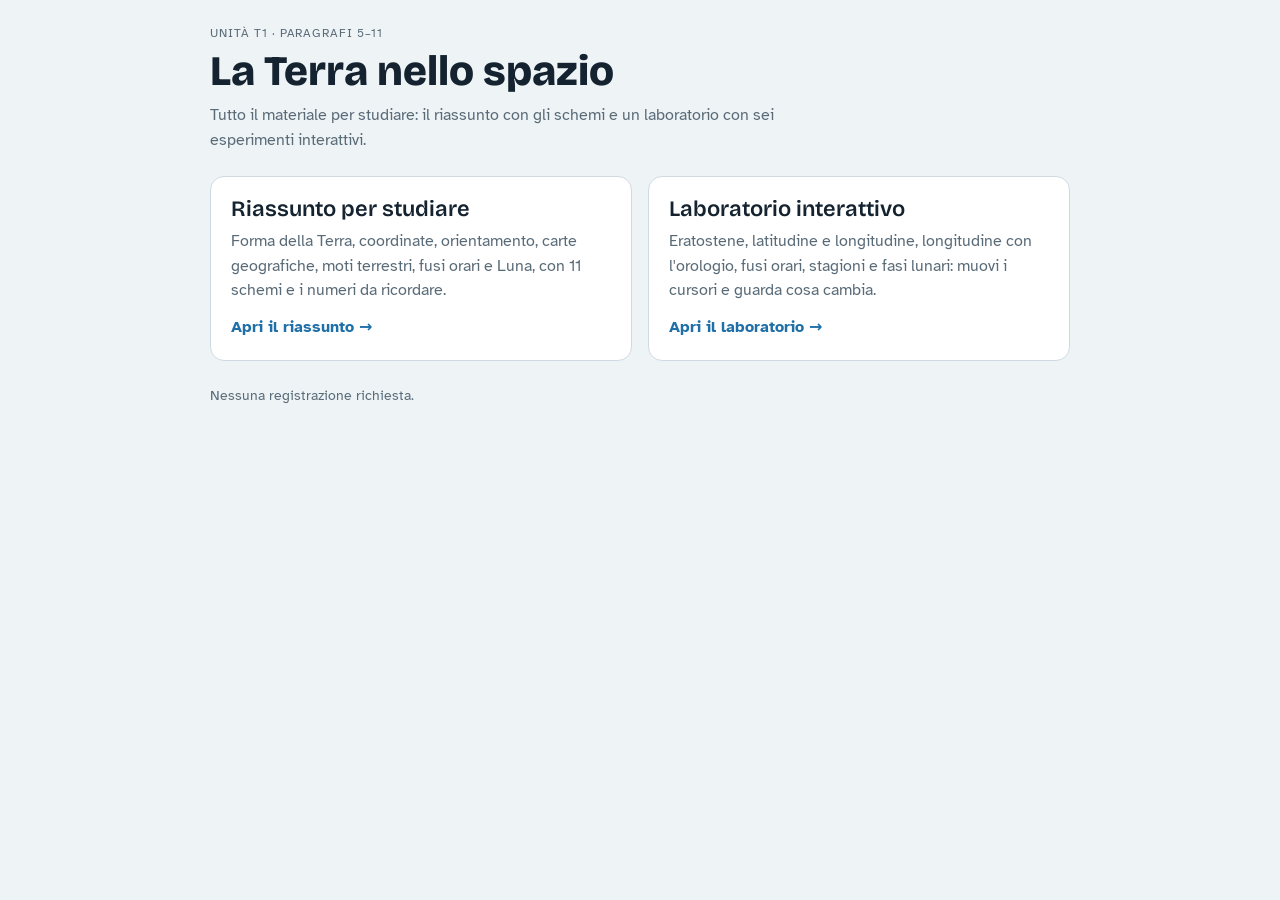
<file: index.html>
<!doctype html>
<html lang="it">
<head>
<meta charset="utf-8">
<meta name="viewport" content="width=device-width,initial-scale=1">
<title>La Terra nello spazio</title>
<meta name="description" content="Riassunto per studiare e laboratorio interattivo sull'unità T1, paragrafi 5–11.">
<link rel="preconnect" href="https://fonts.googleapis.com">
<link rel="stylesheet" href="https://fonts.googleapis.com/css2?family=Bricolage+Grotesque:opsz,wght@12..96,600;12..96,800&family=Atkinson+Hyperlegible:wght@400;700&display=swap">
<link rel="stylesheet" href="style.css">
</head>
<body>
<div class="wrap">
<header>
  <p class="tag">Unità T1 · paragrafi 5–11</p>
  <h1>La Terra nello spazio</h1>
  <p style="margin:0;color:var(--muted);max-width:60ch">Tutto il materiale per studiare: il riassunto con gli schemi e un laboratorio con sei esperimenti interattivi.</p>
</header>
<div class="cards">
  <a class="card" href="riassunto.html">
    <h2>Riassunto per studiare</h2>
    <p>Forma della Terra, coordinate, orientamento, carte geografiche, moti terrestri, fusi orari e Luna, con 11 schemi e i numeri da ricordare.</p>
    <span class="go">Apri il riassunto →</span>
  </a>
  <a class="card" href="laboratorio.html">
    <h2>Laboratorio interattivo</h2>
    <p>Eratostene, latitudine e longitudine, longitudine con l'orologio, fusi orari, stagioni e fasi lunari: muovi i cursori e guarda cosa cambia.</p>
    <span class="go">Apri il laboratorio →</span>
  </a>
</div>
<footer>Nessuna registrazione richiesta.</footer>
</div>
</body>
</html>
</file>
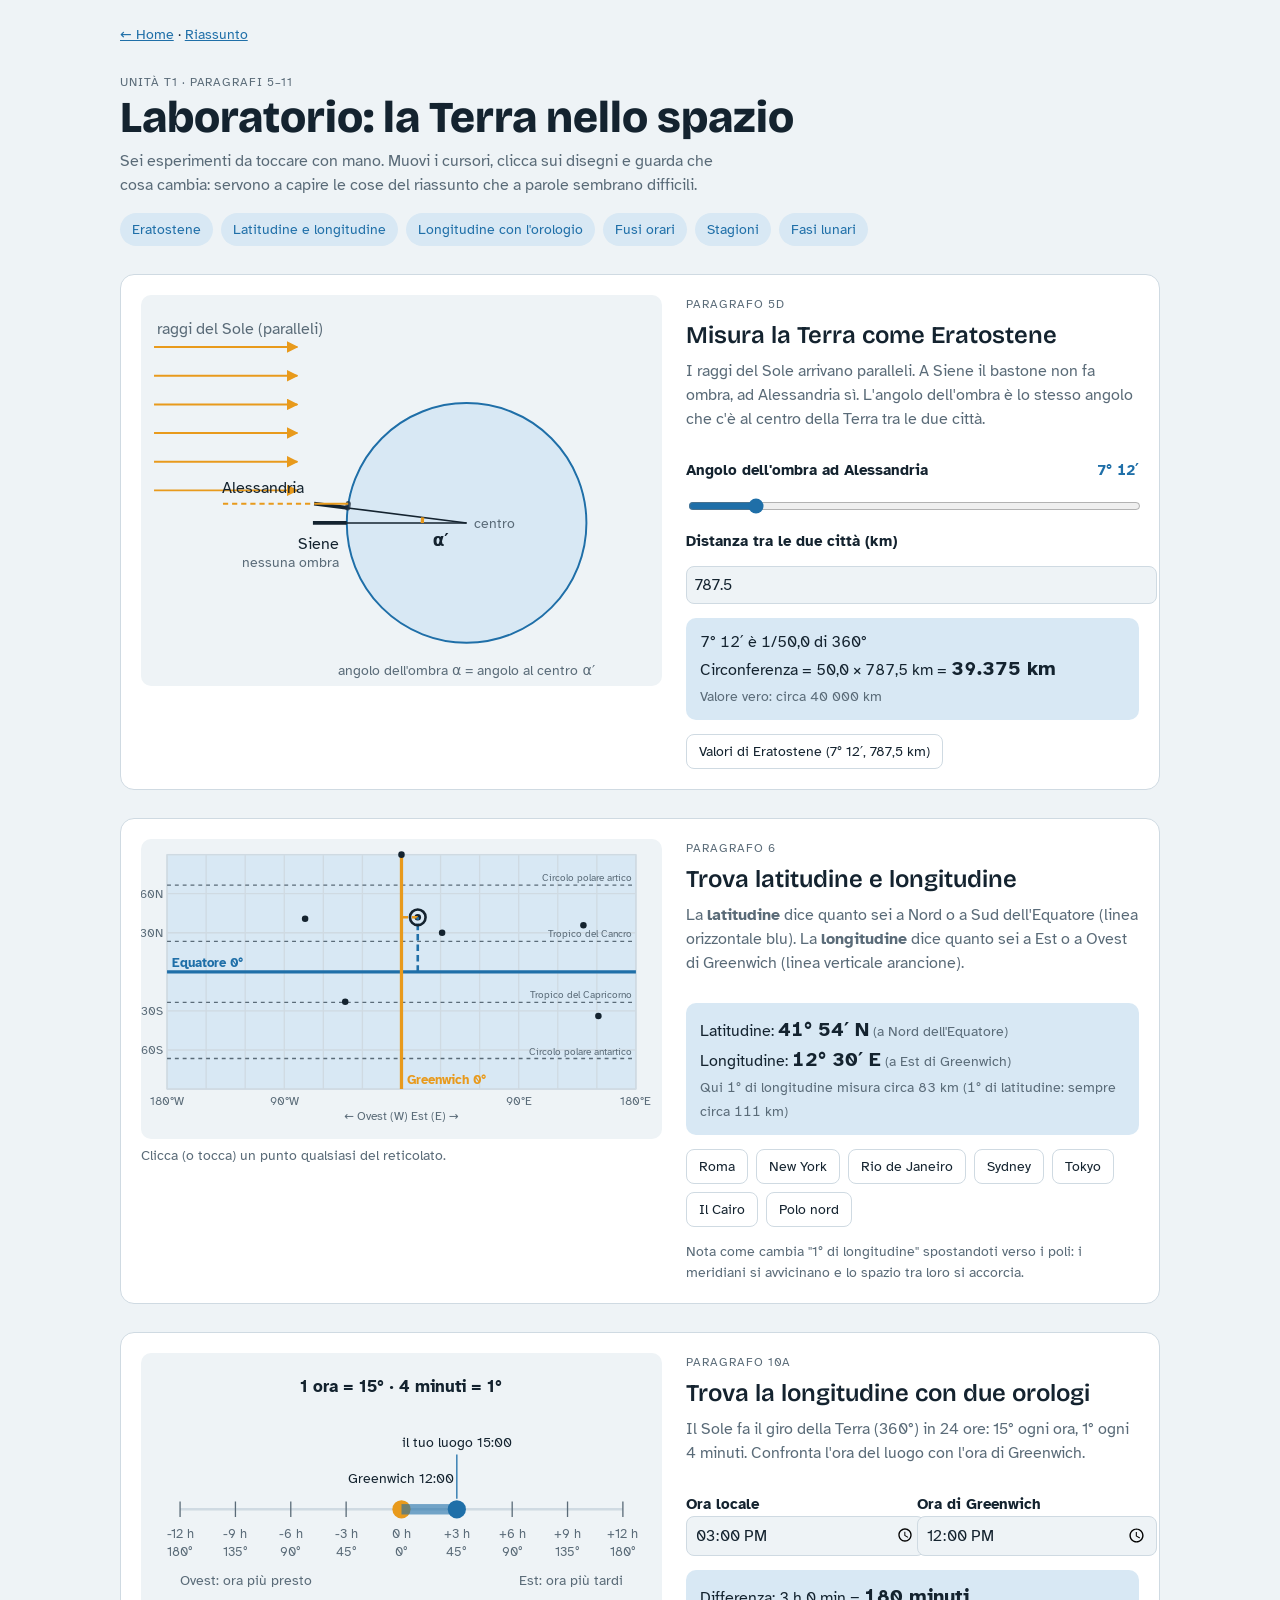
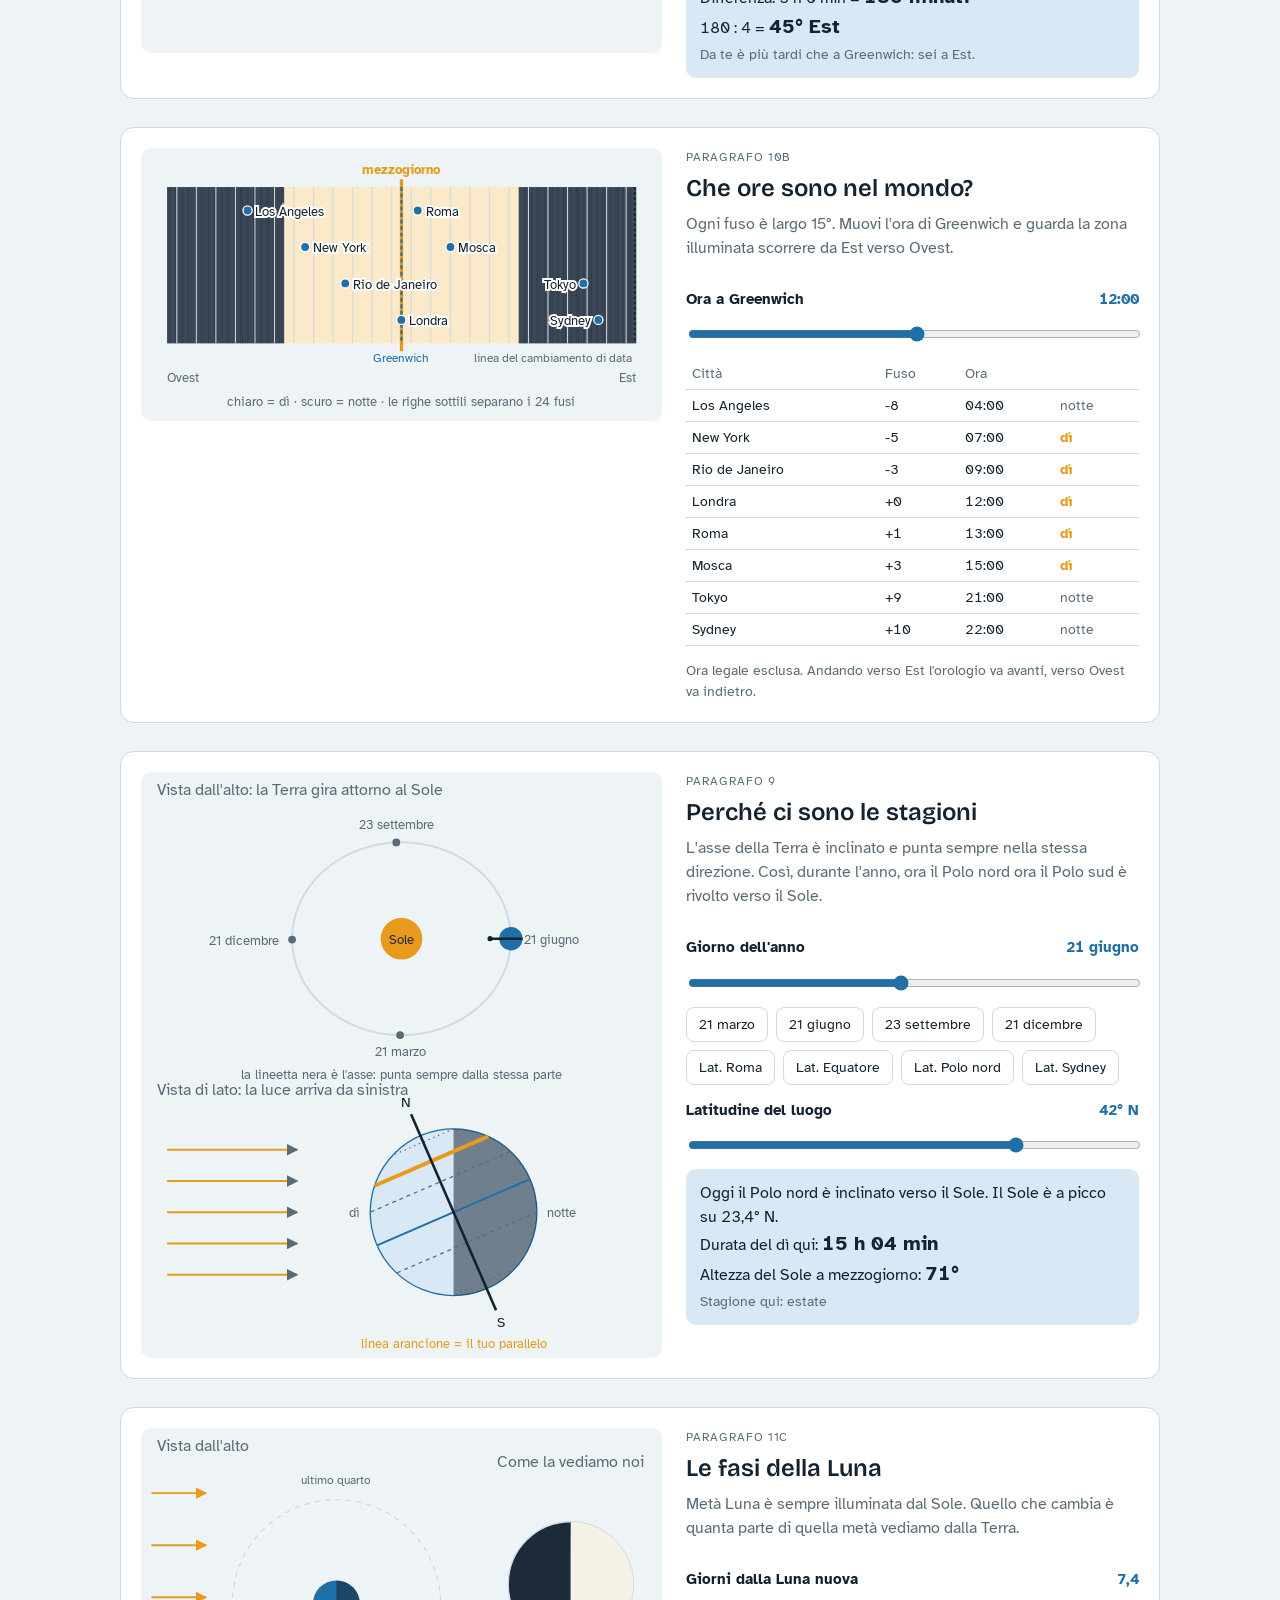
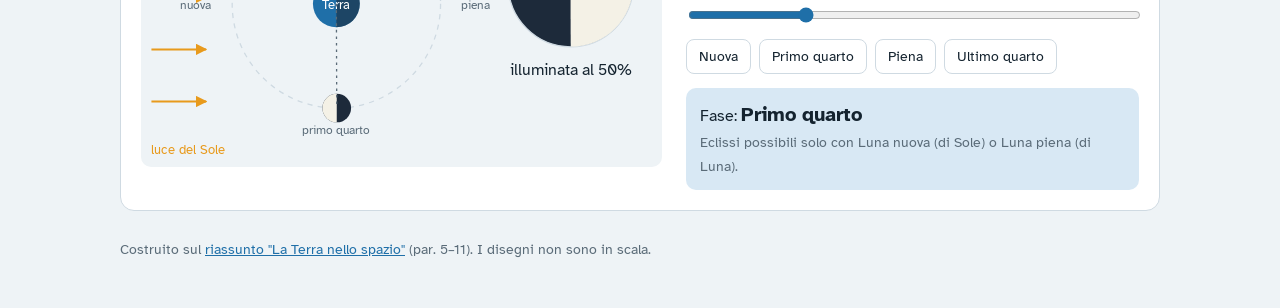
<file: laboratorio.html>
<!doctype html><html lang="it"><head><meta charset=utf8><meta name=viewport content="width=device-width,initial-scale=1,viewport-fit=cover"><style>:root{color-scheme:light;box-sizing:border-box;padding-top:env(safe-area-inset-top,0px);padding-bottom:env(safe-area-inset-bottom,0px)}html{scroll-padding-top:env(safe-area-inset-top,0px)}body{margin:0;padding:0;font:14px -apple-system,BlinkMacSystemFont,sans-serif;background:#fff;color:#000}img{max-width:100%}[hidden]:not([hidden=until-found i]){display:none!important}</style></head><body>
<title>Laboratorio Terra nello spazio</title>
<meta name="claude:viewport-fit-sides" content="cover">
<link rel="preconnect" href="https://fonts.googleapis.com">
<link rel="stylesheet" href="https://fonts.googleapis.com/css2?family=Bricolage+Grotesque:opsz,wght@12..96,600;12..96,800&family=Atkinson+Hyperlegible:wght@400;700&display=swap">
<style>
/* Layout: una colonna di "esperimenti", ciascuno con disegno a sinistra e comandi + risultati a destra */
:root{
  --bg:#eef3f6; --panel:#ffffff; --ink:#14232f; --muted:#5a6b78; --line:#cfdae2;
  --ocean:#1f6fa8; --ocean-soft:#d8e8f4; --sun:#e89a1c; --sun-soft:#fbe9c8; --night:#1d2a3a; --land:#7fb069;
  --display:"Bricolage Grotesque", "Segoe UI", system-ui, sans-serif;
  --body:"Atkinson Hyperlegible", "Segoe UI", system-ui, sans-serif;
}
@media (prefers-color-scheme: dark){:root:not([data-theme="light"]){
  --bg:#0d1620; --panel:#15212d; --ink:#e6eef4; --muted:#9db0bf; --line:#2a3a4a;
  --ocean:#5fa8de; --ocean-soft:#1b3348; --sun:#f2b04a; --sun-soft:#3a2c14; --night:#070c12; --land:#8cc277; color-scheme:dark}}
:root[data-theme="dark"]{
  --bg:#0d1620; --panel:#15212d; --ink:#e6eef4; --muted:#9db0bf; --line:#2a3a4a;
  --ocean:#5fa8de; --ocean-soft:#1b3348; --sun:#f2b04a; --sun-soft:#3a2c14; --night:#070c12; --land:#8cc277; color-scheme:dark}
body{background:var(--bg);color:var(--ink);font-family:var(--body);font-size:16px;line-height:1.5;
  padding-left:max(16px, env(safe-area-inset-left, 0px));padding-right:max(16px, env(safe-area-inset-right, 0px));padding-block:24px 48px}
.wrap{max-width:1040px;margin:0 auto;display:flex;flex-direction:column;gap:28px}
header h1{font-family:var(--display);font-weight:800;font-size:clamp(28px,5vw,44px);line-height:1.05;margin:0 0 8px;text-wrap:balance}
header p{margin:0;color:var(--muted);max-width:62ch}
nav{display:flex;flex-wrap:wrap;gap:8px;margin-top:16px}
nav a{font-size:14px;color:var(--ocean);background:var(--ocean-soft);padding:6px 12px;border-radius:999px;text-decoration:none}
nav a:hover,nav a:focus-visible{outline:2px solid var(--ocean);outline-offset:1px}
section{background:var(--panel);border:1px solid var(--line);border-radius:14px;padding:20px;display:grid;grid-template-columns:minmax(0,1.15fr) minmax(0,1fr);gap:24px;scroll-margin-top:16px}
@media (max-width:760px){section{grid-template-columns:1fr}}
.tag{font-size:12px;letter-spacing:.08em;text-transform:uppercase;color:var(--muted);margin:0 0 4px}
section h2{font-family:var(--display);font-weight:600;font-size:24px;margin:0 0 6px;text-wrap:balance}
section .intro{margin:0 0 14px;color:var(--muted)}
.fig{min-width:0}
.fig svg{width:100%;height:auto;display:block;border-radius:10px;background:var(--bg);touch-action:manipulation}
.ctl{display:flex;flex-direction:column;gap:14px;min-width:0}
label{font-weight:700;font-size:15px;display:flex;justify-content:space-between;gap:8px}
label output{font-variant-numeric:tabular-nums;color:var(--ocean)}
input[type=range]{width:100%;accent-color:var(--ocean)}
input[type=time],input[type=number]{font:inherit;padding:6px 8px;border:1px solid var(--line);border-radius:8px;background:var(--bg);color:var(--ink);width:100%}
.row{display:grid;grid-template-columns:1fr 1fr;gap:10px}
.res{background:var(--ocean-soft);border-radius:10px;padding:12px 14px;font-variant-numeric:tabular-nums}
.res b{font-size:20px}
.note{font-size:14px;color:var(--muted);margin:0}
.btns{display:flex;flex-wrap:wrap;gap:8px}
button{font:inherit;font-size:14px;border:1px solid var(--line);background:var(--panel);color:var(--ink);padding:6px 12px;border-radius:8px;cursor:pointer}
button:hover,button:focus-visible{border-color:var(--ocean);outline:none;box-shadow:0 0 0 2px var(--ocean-soft)}
button[aria-pressed=true]{background:var(--ocean);color:var(--panel);border-color:var(--ocean)}
table{border-collapse:collapse;width:100%;font-size:14px;font-variant-numeric:tabular-nums}
td,th{padding:5px 6px;border-bottom:1px solid var(--line);text-align:left}
th{color:var(--muted);font-weight:400}
.day{color:var(--sun);font-weight:700}.nightc{color:var(--muted)}
svg text{font-family:var(--body)}
footer{color:var(--muted);font-size:14px}
@media (prefers-reduced-motion:reduce){*{scroll-behavior:auto!important}}
</style>

<div class="wrap">
<p style="margin:0;font-size:14px"><a href="./" style="color:var(--ocean)">← Home</a> · <a href="riassunto.html" style="color:var(--ocean)">Riassunto</a></p>
<header>
  <p class="tag">Unità T1 · paragrafi 5–11</p>
  <h1>Laboratorio: la Terra nello spazio</h1>
  <p>Sei esperimenti da toccare con mano. Muovi i cursori, clicca sui disegni e guarda che cosa cambia: servono a capire le cose del riassunto che a parole sembrano difficili.</p>
  <nav>
    <a href="#eratostene">Eratostene</a><a href="#coordinate">Latitudine e longitudine</a><a href="#longitudine">Longitudine con l'orologio</a><a href="#fusi">Fusi orari</a><a href="#stagioni">Stagioni</a><a href="#luna">Fasi lunari</a>
  </nav>
</header>

<!-- 1 ERATOSTENE -->
<section id="eratostene">
  <div class="fig"><svg id="erSvg" viewBox="0 0 400 300" role="img" aria-label="Raggi del Sole paralleli che arrivano su Siene e Alessandria"></svg></div>
  <div class="ctl">
    <div><p class="tag">Paragrafo 5D</p><h2>Misura la Terra come Eratostene</h2>
    <p class="intro">I raggi del Sole arrivano paralleli. A Siene il bastone non fa ombra, ad Alessandria sì. L'angolo dell'ombra è lo stesso angolo che c'è al centro della Terra tra le due città.</p></div>
    <label for="erAng">Angolo dell'ombra ad Alessandria <output id="erAngOut"></output></label>
    <input id="erAng" type="range" min="2" max="40" step="0.1" value="7.2">
    <label for="erDist">Distanza tra le due città (km)</label>
    <input id="erDist" type="number" min="100" max="5000" step="0.5" value="787.5">
    <div class="res" id="erRes" aria-live="polite"></div>
    <div class="btns"><button type="button" id="erReset">Valori di Eratostene (7° 12′, 787,5 km)</button></div>
  </div>
</section>

<!-- 2 COORDINATE -->
<section id="coordinate">
  <div class="fig"><svg id="mapSvg" viewBox="0 0 400 230" role="img" aria-label="Reticolato geografico: clicca un punto per leggerne latitudine e longitudine"></svg>
  <p class="note" style="margin-top:6px">Clicca (o tocca) un punto qualsiasi del reticolato.</p></div>
  <div class="ctl">
    <div><p class="tag">Paragrafo 6</p><h2>Trova latitudine e longitudine</h2>
    <p class="intro">La <b>latitudine</b> dice quanto sei a Nord o a Sud dell'Equatore (linea orizzontale blu). La <b>longitudine</b> dice quanto sei a Est o a Ovest di Greenwich (linea verticale arancione).</p></div>
    <div class="res" id="mapRes" aria-live="polite"></div>
    <div class="btns" id="cityBtns"></div>
    <p class="note">Nota come cambia "1° di longitudine" spostandoti verso i poli: i meridiani si avvicinano e lo spazio tra loro si accorcia.</p>
  </div>
</section>

<!-- 3 LONGITUDINE CON L'OROLOGIO -->
<section id="longitudine">
  <div class="fig"><svg id="lonSvg" viewBox="0 0 400 230" role="img" aria-label="Il Sole si sposta di 15 gradi ogni ora"></svg></div>
  <div class="ctl">
    <div><p class="tag">Paragrafo 10A</p><h2>Trova la longitudine con due orologi</h2>
    <p class="intro">Il Sole fa il giro della Terra (360°) in 24 ore: 15° ogni ora, 1° ogni 4 minuti. Confronta l'ora del luogo con l'ora di Greenwich.</p></div>
    <div class="row">
      <div><label for="lonLocal">Ora locale</label><input id="lonLocal" type="time" value="15:00"></div>
      <div><label for="lonGr">Ora di Greenwich</label><input id="lonGr" type="time" value="12:00"></div>
    </div>
    <div class="res" id="lonRes" aria-live="polite"></div>
  </div>
</section>

<!-- 4 FUSI ORARI -->
<section id="fusi">
  <div class="fig"><svg id="tzSvg" viewBox="0 0 400 210" role="img" aria-label="Fasce dei fusi orari con il dì e la notte"></svg></div>
  <div class="ctl">
    <div><p class="tag">Paragrafo 10B</p><h2>Che ore sono nel mondo?</h2>
    <p class="intro">Ogni fuso è largo 15°. Muovi l'ora di Greenwich e guarda la zona illuminata scorrere da Est verso Ovest.</p></div>
    <label for="tzH">Ora a Greenwich <output id="tzHOut"></output></label>
    <input id="tzH" type="range" min="0" max="23.75" step="0.25" value="12">
    <table><thead><tr><th>Città</th><th>Fuso</th><th>Ora</th><th></th></tr></thead><tbody id="tzBody"></tbody></table>
    <p class="note">Ora legale esclusa. Andando verso Est l'orologio va avanti, verso Ovest va indietro.</p>
  </div>
</section>

<!-- 5 STAGIONI -->
<section id="stagioni">
  <div class="fig"><svg id="seaSvg" viewBox="0 0 400 450" role="img" aria-label="Orbita della Terra attorno al Sole e Terra vista di lato con l'asse inclinato"></svg></div>
  <div class="ctl">
    <div><p class="tag">Paragrafo 9</p><h2>Perché ci sono le stagioni</h2>
    <p class="intro">L'asse della Terra è inclinato e punta sempre nella stessa direzione. Così, durante l'anno, ora il Polo nord ora il Polo sud è rivolto verso il Sole.</p></div>
    <label for="seaDay">Giorno dell'anno <output id="seaDayOut"></output></label>
    <input id="seaDay" type="range" min="1" max="365" step="1" value="172">
    <div class="btns" id="seaBtns"></div>
    <label for="seaLat">Latitudine del luogo <output id="seaLatOut"></output></label>
    <input id="seaLat" type="range" min="-90" max="90" step="1" value="42">
    <div class="res" id="seaRes" aria-live="polite"></div>
  </div>
</section>

<!-- 6 LUNA -->
<section id="luna">
  <div class="fig"><svg id="moonSvg" viewBox="0 0 400 260" role="img" aria-label="La Luna attorno alla Terra e come la vediamo dalla Terra"></svg></div>
  <div class="ctl">
    <div><p class="tag">Paragrafo 11C</p><h2>Le fasi della Luna</h2>
    <p class="intro">Metà Luna è sempre illuminata dal Sole. Quello che cambia è quanta parte di quella metà vediamo dalla Terra.</p></div>
    <label for="moonAge">Giorni dalla Luna nuova <output id="moonAgeOut"></output></label>
    <input id="moonAge" type="range" min="0" max="29.5" step="0.1" value="7.4">
    <div class="btns" id="moonBtns"></div>
    <div class="res" id="moonRes" aria-live="polite"></div>
  </div>
</section>

<footer>Costruito sul <a href="riassunto.html" style="color:var(--ocean)">riassunto "La Terra nello spazio"</a> (par. 5–11). I disegni non sono in scala.</footer>
</div>

<script>
const NS='http://www.w3.org/2000/svg';
const css=n=>getComputedStyle(document.documentElement).getPropertyValue(n).trim();
function el(tag,attrs,parent,text){const e=document.createElementNS(NS,tag);for(const k in attrs)e.setAttribute(k,attrs[k]);if(text!=null)e.textContent=text;if(parent)parent.appendChild(e);return e}
const $=id=>document.getElementById(id);
const fmt=(x,d=0)=>x.toLocaleString('it-IT',{minimumFractionDigits:d,maximumFractionDigits:d});
const dms=a=>{a=Math.abs(a);let g=Math.floor(a),m=Math.round((a-g)*60);if(m===60){g++;m=0}return g+'° '+String(m).padStart(2,'0')+'′'};
const C=()=>({ink:css('--ink'),muted:css('--muted'),line:css('--line'),ocean:css('--ocean'),oceanS:css('--ocean-soft'),sun:css('--sun'),sunS:css('--sun-soft'),night:css('--night'),panel:css('--panel'),land:css('--land'),bg:css('--bg')});
function arrowDef(svg,id,color){const d=el('defs',{},svg);const m=el('marker',{id,viewBox:'0 0 10 10',refX:9,refY:5,markerWidth:6,markerHeight:6,orient:'auto-start-reverse'},d);el('path',{d:'M0 0L10 5L0 10z',fill:color},m)}

/* ---------- 1 Eratostene ---------- */
function drawEr(){
  const s=$('erSvg'),c=C();s.innerHTML='';
  const a=+$('erAng').value,d=+$('erDist').value;
  $('erAngOut').textContent=dms(a);
  arrowDef(s,'erA',c.sun);
  const cx=250,cy=175,R=92;
  // rays from left, parallel horizontal
  for(let i=0;i<6;i++){const y=40+i*22;el('line',{x1:10,y1:y,x2:120,y2:y,stroke:c.sun,'stroke-width':1.5,'marker-end':'url(#erA)'},s)}
  el('text',{x:12,y:30,fill:c.muted,'font-size':12},s,'raggi del Sole (paralleli)');
  el('circle',{cx,cy,r:R,fill:c.oceanS,stroke:c.ocean,'stroke-width':1.5},s);
  // Siene: point at angle pointing to left-up where ray is radial: place Siene at 180+? Rays horizontal from left: Siene where normal is horizontal -> leftmost point
  const ang0=Math.PI; // Siene at left
  const pS=[cx+R*Math.cos(ang0),cy-R*Math.sin(ang0)];
  const t=ang0-a*Math.PI/180; // Alessandria rotated up (north) - clockwise on screen
  const pA=[cx+R*Math.cos(t),cy-R*Math.sin(t)];
  el('line',{x1:cx,y1:cy,x2:pS[0],y2:pS[1],stroke:c.ink,'stroke-width':1.2},s);
  el('line',{x1:cx,y1:cy,x2:pA[0],y2:pA[1],stroke:c.ink,'stroke-width':1.2},s);
  // angle arc at centre
  const r1=34;el('path',{d:`M${cx+r1*Math.cos(ang0)} ${cy-r1*Math.sin(ang0)} A${r1} ${r1} 0 0 1 ${cx+r1*Math.cos(t)} ${cy-r1*Math.sin(t)}`,fill:'none',stroke:c.sun,'stroke-width':2.5},s);
  el('text',{x:cx-26,y:cy+18,fill:c.ink,'font-size':13,'font-weight':700},s,'α′');
  // sticks (vertical = radial)
  const L=26,stick=(p,th)=>[p[0]+L*Math.cos(th),p[1]-L*Math.sin(th)];
  const sS=stick(pS,ang0),sA=stick(pA,t);
  el('line',{x1:pS[0],y1:pS[1],x2:sS[0],y2:sS[1],stroke:c.ink,'stroke-width':3},s);
  el('line',{x1:pA[0],y1:pA[1],x2:sA[0],y2:sA[1],stroke:c.ink,'stroke-width':3},s);
  // ray hitting Alessandria stick top, horizontal, and its shadow on ground
  el('line',{x1:sA[0]-70,y1:sA[1],x2:sA[0],y2:sA[1],stroke:c.sun,'stroke-width':1.5,'stroke-dasharray':'4 3'},s);
  // shadow: ray continues from stick top until meeting ground (approx line along tangent)
  const tg=[Math.sin(t),Math.cos(t)]; // tangent direction pointing "down/south" along surface
  const shadowLen=L*Math.tan(a*Math.PI/180);
  el('line',{x1:pA[0],y1:pA[1],x2:pA[0]+tg[0]*shadowLen,y2:pA[1]+tg[1]*shadowLen,stroke:c.night,'stroke-width':4,'stroke-linecap':'round',opacity:.75},s);
  el('line',{x1:sA[0],y1:sA[1],x2:pA[0]+tg[0]*shadowLen,y2:pA[1]+tg[1]*shadowLen,stroke:c.sun,'stroke-width':1.5},s);
  el('text',{x:pS[0]-6,y:pS[1]+20,fill:c.ink,'font-size':12,'text-anchor':'end'},s,'Siene');
  el('text',{x:pS[0]-6,y:pS[1]+34,fill:c.muted,'font-size':11,'text-anchor':'end'},s,'nessuna ombra');
  el('text',{x:sA[0]-8,y:sA[1]-8,fill:c.ink,'font-size':12,'text-anchor':'end'},s,'Alessandria');
  el('text',{x:cx+6,y:cy+4,fill:c.muted,'font-size':11},s,'centro');
  el('text',{x:cx,y:292,fill:c.muted,'font-size':11,'text-anchor':'middle'},s,'angolo dell\'ombra α = angolo al centro α′');
  const n=360/a,circ=n*d;
  $('erRes').innerHTML=`${dms(a)} è 1/${fmt(n,1)} di 360°<br>Circonferenza = ${fmt(n,1)} × ${fmt(d,1)} km = <b>${fmt(circ)} km</b><br><span class="note">Valore vero: circa 40 000 km</span>`;
}
['erAng','erDist'].forEach(i=>$(i).addEventListener('input',drawEr));
$('erReset').onclick=()=>{$('erAng').value=7.2;$('erDist').value=787.5;drawEr()};

/* ---------- 2 Coordinate ---------- */
const cities=[['Roma',41.9,12.5],['New York',40.7,-74],['Rio de Janeiro',-22.9,-43.2],['Sydney',-33.9,151.2],['Tokyo',35.7,139.7],['Il Cairo',30,31.2],['Polo nord',90,0]];
let mapPt=[41.9,12.5];
const MX=20,MY=12,MW=360,MH=180;
const px=lon=>MX+(lon+180)/360*MW, py=lat=>MY+(90-lat)/180*MH;
function drawMap(){
  const s=$('mapSvg'),c=C();s.innerHTML='';
  el('rect',{x:MX,y:MY,width:MW,height:MH,fill:c.oceanS,stroke:c.line},s);
  for(let lon=-180;lon<=180;lon+=30)el('line',{x1:px(lon),y1:MY,x2:px(lon),y2:MY+MH,stroke:c.line},s);
  for(let lat=-90;lat<=90;lat+=30)el('line',{x1:MX,y1:py(lat),x2:MX+MW,y2:py(lat),stroke:c.line},s);
  [[23.45,'Tropico del Cancro'],[-23.45,'Tropico del Capricorno'],[66.55,'Circolo polare artico'],[-66.55,'Circolo polare antartico']].forEach(([l,n])=>{
    el('line',{x1:MX,y1:py(l),x2:MX+MW,y2:py(l),stroke:c.muted,'stroke-dasharray':'3 3'},s);
    el('text',{x:MX+MW-3,y:py(l)-3,fill:c.muted,'font-size':8,'text-anchor':'end'},s,n)});
  el('line',{x1:MX,y1:py(0),x2:MX+MW,y2:py(0),stroke:c.ocean,'stroke-width':2.5},s);
  el('text',{x:MX+4,y:py(0)-4,fill:c.ocean,'font-size':10,'font-weight':700},s,'Equatore 0°');
  el('line',{x1:px(0),y1:MY,x2:px(0),y2:MY+MH,stroke:c.sun,'stroke-width':2.5},s);
  el('text',{x:px(0)+4,y:MY+MH-4,fill:c.sun,'font-size':10,'font-weight':700},s,'Greenwich 0°');
  [-180,-90,90,180].forEach(l=>el('text',{x:px(l),y:MY+MH+12,fill:c.muted,'font-size':9,'text-anchor':'middle'},s,Math.abs(l)+'°'+(l<0?'W':'E')));
  [60,30,-30,-60].forEach(l=>el('text',{x:MX-3,y:py(l)+3,fill:c.muted,'font-size':9,'text-anchor':'end'},s,Math.abs(l)+(l>0?'N':'S')));
  el('text',{x:MX+MW/2,y:MY+MH+24,fill:c.muted,'font-size':9,'text-anchor':'middle'},s,'← Ovest (W)        Est (E) →');
  cities.forEach(([n,la,lo])=>{el('circle',{cx:px(lo),cy:py(la),r:2.5,fill:c.ink},s)});
  const [la,lo]=mapPt,X=px(lo),Y=py(la);
  el('line',{x1:px(0),y1:Y,x2:X,y2:Y,stroke:c.sun,'stroke-width':2,'stroke-dasharray':'5 3'},s);
  el('line',{x1:X,y1:py(0),x2:X,y2:Y,stroke:c.ocean,'stroke-width':2,'stroke-dasharray':'5 3'},s);
  el('circle',{cx:X,cy:Y,r:6,fill:'none',stroke:c.ink,'stroke-width':2},s);
  const ns=la>0?'N':la<0?'S':'',ew=lo>0?'E':lo<0?'W':'';
  const km=111.3*Math.cos(la*Math.PI/180);
  $('mapRes').innerHTML=`Latitudine: <b>${dms(la)} ${ns}</b> <span class="note">(${la>0?'a Nord':la<0?'a Sud':'sull\''}${la===0?'Equatore':' dell\'Equatore'})</span><br>Longitudine: <b>${dms(lo)} ${ew}</b> <span class="note">(${lo===0?'su Greenwich':lo>0?'a Est di Greenwich':'a Ovest di Greenwich'})</span><br><span class="note">Qui 1° di longitudine misura circa ${fmt(km)} km (1° di latitudine: sempre circa 111 km)</span>`;
}
$('mapSvg').addEventListener('click',e=>{
  const s=$('mapSvg'),p=s.createSVGPoint();p.x=e.clientX;p.y=e.clientY;const q=p.matrixTransform(s.getScreenCTM().inverse());
  if(q.x<MX||q.x>MX+MW||q.y<MY||q.y>MY+MH)return;
  mapPt=[Math.round((90-(q.y-MY)/MH*180)*10)/10,Math.round(((q.x-MX)/MW*360-180)*10)/10];drawMap();
});
cities.forEach(([n,la,lo])=>{const b=document.createElement('button');b.type='button';b.textContent=n;b.onclick=()=>{mapPt=[la,lo];drawMap()};$('cityBtns').appendChild(b)});

/* ---------- 3 Longitudine ---------- */
function mins(v){const [h,m]=v.split(':').map(Number);return h*60+m}
function drawLon(){
  const s=$('lonSvg'),c=C();s.innerHTML='';
  const L=$('lonLocal').value||'12:00',G=$('lonGr').value||'12:00';
  let diff=mins(L)-mins(G); if(diff>720)diff-=1440; if(diff<-720)diff+=1440;
  const deg=diff/4, side=deg>0?'Est':deg<0?'Ovest':'';
  // scale bar of hours -12..12 -> -180..180
  const x0=30,x1=370,xm=200,xs=v=>xm+v/180*(x1-xm);
  el('line',{x1:x0,y1:120,x2:x1,y2:120,stroke:c.line,'stroke-width':2},s);
  for(let h=-12;h<=12;h+=3){const x=xs(h*15);el('line',{x1:x,y1:114,x2:x,y2:126,stroke:c.muted},s);
    el('text',{x,y:142,'font-size':10,fill:c.muted,'text-anchor':'middle'},s,(h>0?'+':'')+h+' h');
    el('text',{x,y:156,'font-size':10,fill:c.muted,'text-anchor':'middle'},s,Math.abs(h*15)+'°')}
  el('text',{x:x0,y:178,'font-size':11,fill:c.muted},s,'Ovest: ora più presto');
  el('text',{x:x1,y:178,'font-size':11,fill:c.muted,'text-anchor':'end'},s,'Est: ora più tardi');
  el('circle',{cx:xm,cy:120,r:7,fill:c.sun},s);el('text',{x:xm,y:100,'font-size':11,fill:c.ink,'text-anchor':'middle'},s,'Greenwich '+G);
  const xp=xs(Math.max(-180,Math.min(180,deg)));
  el('rect',{x:Math.min(xm,xp),y:116,width:Math.abs(xp-xm),height:8,fill:c.ocean,opacity:.6},s);
  el('circle',{cx:xp,cy:120,r:7,fill:c.ocean},s);el('text',{x:xp,y:72,'font-size':11,fill:c.ink,'text-anchor':'middle'},s,'il tuo luogo '+L);
  el('line',{x1:xp,y1:78,x2:xp,y2:112,stroke:c.ocean},s);
  el('text',{x:200,y:30,'font-size':13,fill:c.ink,'text-anchor':'middle','font-weight':700},s,'1 ora = 15°   ·   4 minuti = 1°');
  const ab=Math.abs(diff);
  $('lonRes').innerHTML=`Differenza: ${Math.floor(ab/60)} h ${ab%60} min = <b>${ab} minuti</b><br>${ab} : 4 = <b>${fmt(Math.abs(deg),2).replace(/,00$/,'')}° ${side}</b><br><span class="note">${deg>0?'Da te è più tardi che a Greenwich: sei a Est.':deg<0?'Da te è più presto che a Greenwich: sei a Ovest.':'Stessa ora: sei sul meridiano di Greenwich.'}</span>`;
}
['lonLocal','lonGr'].forEach(i=>$(i).addEventListener('input',drawLon));

/* ---------- 4 Fusi orari ---------- */
const tzCities=[['Los Angeles',-118.2,-8],['New York',-74,-5],['Rio de Janeiro',-43.2,-3],['Londra',-0.1,0],['Roma',12.5,1],['Mosca',37.6,3],['Tokyo',139.7,9],['Sydney',151.2,10]];
const hhmm=h=>{h=((h%24)+24)%24;const H=Math.floor(h),M=Math.round((h-H)*60);return String(H).padStart(2,'0')+':'+String(M).padStart(2,'0')};
function drawTz(){
  const s=$('tzSvg'),c=C();s.innerHTML='';const g=+$('tzH').value;$('tzHOut').textContent=hhmm(g);
  const X0=20,W=360,Y0=30,H=120,xl=lon=>X0+(lon+180)/360*W;
  // day/night shading by solar time
  for(let i=0;i<360;i+=2){const lon=-180+i+1,solar=((g+lon/15)%24+24)%24;const day=solar>=6&&solar<18;
    el('rect',{x:xl(lon-1),y:Y0,width:W/180+.3,height:H,fill:day?c.sunS:c.night,opacity:day?1:.85},s)}
  for(let z=-12;z<=12;z++){const x=xl(z*15-7.5);if(x>=X0&&x<=X0+W)el('line',{x1:x,y1:Y0,x2:x,y2:Y0+H,stroke:c.line,'stroke-width':.8},s)}
  // noon meridian = where solar 12
  let noon=(12-g)*15;noon=((noon+180)%360+360)%360-180;
  el('line',{x1:xl(noon),y1:Y0-6,x2:xl(noon),y2:Y0+H+6,stroke:c.sun,'stroke-width':2.5},s);
  el('text',{x:xl(noon),y:Y0-10,'font-size':10,fill:c.sun,'text-anchor':'middle','font-weight':700},s,'mezzogiorno');
  el('line',{x1:xl(0),y1:Y0,x2:xl(0),y2:Y0+H,stroke:c.ocean,'stroke-width':1.5,'stroke-dasharray':'3 2'},s);
  el('line',{x1:xl(180)-1,y1:Y0,x2:xl(180)-1,y2:Y0+H,stroke:c.ink,'stroke-width':1.5,'stroke-dasharray':'2 2'},s);
  el('text',{x:xl(180)-3,y:Y0+H+14,'font-size':9,fill:c.muted,'text-anchor':'end'},s,'linea del cambiamento di data');
  el('text',{x:xl(0),y:Y0+H+14,'font-size':9,fill:c.ocean,'text-anchor':'middle'},s,'Greenwich');
  tzCities.forEach(([n,lo],i)=>{const x=xl(lo),y=Y0+18+(i%4)*28;el('circle',{cx:x,cy:y,r:3.5,fill:c.ocean,stroke:c.panel},s);
    el('text',{x:x+(lo>120?-6:6),y:y+4,'font-size':10,fill:c.ink,'text-anchor':lo>120?'end':'start',stroke:c.panel,'stroke-width':3,'paint-order':'stroke'},s,n)});
  el('text',{x:X0,y:Y0+H+30,'font-size':10,fill:c.muted},s,'Ovest');el('text',{x:X0+W,y:Y0+H+30,'font-size':10,fill:c.muted,'text-anchor':'end'},s,'Est');
  el('text',{x:200,y:Y0+H+48,'font-size':10,fill:c.muted,'text-anchor':'middle'},s,'chiaro = dì · scuro = notte · le righe sottili separano i 24 fusi');
  const tb=$('tzBody');tb.innerHTML='';
  tzCities.forEach(([n,lo,off])=>{const t=g+off,solar=((g+lo/15)%24+24)%24,day=solar>=6&&solar<18;
    const dayShift=Math.floor(t/24);const tr=document.createElement('tr');
    tr.innerHTML=`<td>${n}</td><td>${off>=0?'+':''}${off}</td><td>${hhmm(t)}${dayShift>0?' <span class="note">(giorno dopo)</span>':dayShift<0?' <span class="note">(giorno prima)</span>':''}</td><td class="${day?'day':'nightc'}">${day?'dì':'notte'}</td>`;tb.appendChild(tr)});
}
$('tzH').addEventListener('input',drawTz);

/* ---------- 5 Stagioni ---------- */
const MESI=['gennaio','febbraio','marzo','aprile','maggio','giugno','luglio','agosto','settembre','ottobre','novembre','dicembre'];
const LEN=[31,28,31,30,31,30,31,31,30,31,30,31];
function dayName(n){let m=0;while(n>LEN[m]){n-=LEN[m];m++}return n+' '+MESI[m]}
const seaKeys=[['21 marzo',80],['21 giugno',172],['23 settembre',266],['21 dicembre',355]];
function drawSea(){
  const s=$('seaSvg'),c=C();s.innerHTML='';
  const doy=+$('seaDay').value,lat=+$('seaLat').value;
  $('seaDayOut').textContent=dayName(doy);$('seaLatOut').textContent=lat===0?'0° (Equatore)':Math.abs(lat)+'° '+(lat>0?'N':'S');
  const dec=23.44*Math.sin(2*Math.PI*(doy-80)/365);
  arrowDef(s,'seA',c.muted);
  // --- top: orbit ---
  const ox=200,oy=128,R=78;
  el('text',{x:12,y:18,'font-size':12,fill:c.muted},s,'Vista dall\'alto: la Terra gira attorno al Sole');
  el('ellipse',{cx:ox,cy:oy,rx:R+6,ry:R-4,fill:'none',stroke:c.line,'stroke-width':1.5},s);
  el('circle',{cx:ox,cy:oy,r:16,fill:c.sun},s);el('text',{x:ox,y:oy+4,'font-size':10,'text-anchor':'middle',fill:c.night},s,'Sole');
  seaKeys.forEach(([n,d])=>{const th=2*Math.PI*(d-172)/365;const x=ox+(R+6)*Math.cos(th),y=oy-(R-4)*Math.sin(th);
    el('circle',{cx:x,cy:y,r:3,fill:c.muted},s);
    el('text',{x:x+(Math.cos(th)>0.5?10:Math.cos(th)<-0.5?-10:0),y:y+(Math.sin(th)>0.5?-10:Math.sin(th)<-0.5?16:4),'font-size':10,fill:c.muted,'text-anchor':Math.cos(th)>0.5?'start':Math.cos(th)<-0.5?'end':'middle'},s,n)});
  const th=2*Math.PI*(doy-172)/365,ex=ox+(R+6)*Math.cos(th),ey=oy-(R-4)*Math.sin(th);
  el('circle',{cx:ex,cy:ey,r:9,fill:c.ocean},s);
  // axis projection always pointing left (toward where sun is in June)
  el('line',{x1:ex+9,y1:ey,x2:ex-16,y2:ey,stroke:c.ink,'stroke-width':2},s);
  el('circle',{cx:ex-16,cy:ey,r:2,fill:c.ink},s);
  el('text',{x:ox,y:oy+R+30,'font-size':10,fill:c.muted,'text-anchor':'middle'},s,'la lineetta nera è l\'asse: punta sempre dalla stessa parte');
  // --- bottom: side view ---
  const sx=240,sy=338,r=64;
  el('text',{x:12,y:248,'font-size':12,fill:c.muted},s,'Vista di lato: la luce arriva da sinistra');
  for(let i=0;i<5;i++)el('line',{x1:20,y1:290+i*24,x2:120,y2:290+i*24,stroke:c.sun,'stroke-width':1.5,'marker-end':'url(#seA)'},s);
  el('circle',{cx:sx,cy:sy,r,fill:c.oceanS,stroke:c.ocean},s);
  el('path',{d:`M${sx} ${sy-r} A${r} ${r} 0 0 1 ${sx} ${sy+r} Z`,fill:c.night,opacity:.55},s);
  // axis tilted toward sun by dec: north pole leans left when dec>0
  const tilt=dec*Math.PI/180, ax=-Math.sin(tilt),ay=-Math.cos(tilt);
  const latLine=(φ,attrs)=>{const p=φ*Math.PI/180;const cxp=sx+ax*r*Math.sin(p),cyp=sy+ay*r*Math.sin(p),hw=r*Math.cos(p);
    el('line',{x1:cxp-ay*hw,y1:cyp+ax*hw,x2:cxp+ay*hw,y2:cyp-ax*hw,...attrs},s)};
  latLine(0,{stroke:c.ocean,'stroke-width':1.5});
  [23.44,-23.44].forEach(p=>latLine(p,{stroke:c.muted,'stroke-dasharray':'3 3'}));
  [66.56,-66.56].forEach(p=>latLine(p,{stroke:c.muted,'stroke-dasharray':'1 3'}));
  latLine(lat,{stroke:c.sun,'stroke-width':3});
  el('line',{x1:sx-ax*(r+18),y1:sy-ay*(r+18),x2:sx+ax*(r+18),y2:sy+ay*(r+18),stroke:c.ink,'stroke-width':2},s);
  el('text',{x:sx+ax*(r+28),y:sy+ay*(r+28)+4,'font-size':11,'text-anchor':'middle',fill:c.ink},s,'N');
  el('text',{x:sx-ax*(r+28),y:sy-ay*(r+28)+4,'font-size':11,'text-anchor':'middle',fill:c.ink},s,'S');
  el('text',{x:sx+r+8,y:sy+4,'font-size':10,fill:c.muted},s,'notte');
  el('text',{x:sx-r-8,y:sy+4,'font-size':10,fill:c.muted,'text-anchor':'end'},s,'dì');
  el('text',{x:sx,y:sy+r+40,'font-size':10,fill:c.sun,'text-anchor':'middle'},s,'linea arancione = il tuo parallelo');
  // calculations
  const φ=lat*Math.PI/180,δ=dec*Math.PI/180;let ch=-Math.tan(φ)*Math.tan(δ),hours;
  if(Math.abs(lat)>=89.9){hours=(lat*dec>0)?24:0} else if(ch<=-1)hours=24;else if(ch>=1)hours=0;else hours=2*Math.acos(ch)*180/Math.PI/15;
  const alt=90-Math.abs(lat-dec);
  const hemiN=dec>0.5?'il Polo nord è inclinato verso il Sole':dec<-0.5?'il Polo sud è inclinato verso il Sole':'nessun polo è inclinato verso il Sole';
  const nS=doy>=80&&doy<172?0:doy>=172&&doy<266?1:doy>=266&&doy<355?2:3;
  const SN=['primavera','estate','autunno','inverno'];
  const sea=Math.abs(lat)<23.5?'zona torrida: niente stagioni nette':(lat>0?SN[nS]:SN[(nS+2)%4]);
  const H=Math.floor(hours),M=Math.round((hours-H)*60);
  $('seaRes').innerHTML=`Oggi ${hemiN}. Il Sole è a picco su ${fmt(Math.abs(dec),1)}° ${dec>=0?'N':'S'}.<br>Durata del dì qui: <b>${hours>=24?'24 h (mai buio)':hours<=0?'0 h (sempre notte)':H+' h '+String(M).padStart(2,'0')+' min'}</b><br>Altezza del Sole a mezzogiorno: <b>${alt>0?fmt(alt)+'°':'sotto l\'orizzonte'}</b><br><span class="note">Stagione qui: ${sea}</span>`;
}
['seaDay','seaLat'].forEach(i=>$(i).addEventListener('input',drawSea));
seaKeys.forEach(([n,d])=>{const b=document.createElement('button');b.type='button';b.textContent=n;b.onclick=()=>{$('seaDay').value=d;drawSea()};$('seaBtns').appendChild(b)});
[['Roma',42],['Equatore',0],['Polo nord',90],['Sydney',-34]].forEach(([n,l])=>{const b=document.createElement('button');b.type='button';b.textContent='Lat. '+n;b.onclick=()=>{$('seaLat').value=l;drawSea()};$('seaBtns').appendChild(b)});

/* ---------- 6 Luna ---------- */
const SYN=29.53;
function moonPath(cx,cy,r,a){ // a: phase angle 0=new
  const k=Math.cos(a),rx=Math.abs(k)*r;const wax=a<=Math.PI;
  if(wax){return `M${cx} ${cy-r} A${r} ${r} 0 0 1 ${cx} ${cy+r} A${rx} ${r} 0 0 ${k>0?0:1} ${cx} ${cy-r}Z`}
  return `M${cx} ${cy-r} A${r} ${r} 0 0 0 ${cx} ${cy+r} A${rx} ${r} 0 0 ${k>0?1:0} ${cx} ${cy-r}Z`;
}
function drawMoon(){
  const s=$('moonSvg'),c=C();s.innerHTML='';const age=+$('moonAge').value;$('moonAgeOut').textContent=fmt(age,1);
  const a=2*Math.PI*age/SYN;arrowDef(s,'moA',c.sun);
  el('text',{x:12,y:18,'font-size':12,fill:c.muted},s,'Vista dall\'alto');
  for(let i=0;i<5;i++)el('line',{x1:8,y1:50+i*40,x2:50,y2:50+i*40,stroke:c.sun,'stroke-width':1.5,'marker-end':'url(#moA)'},s);
  el('text',{x:8,y:250,'font-size':10,fill:c.sun},s,'luce del Sole');
  const ex=150,ey=135,R=80;
  el('circle',{cx:ex,cy:ey,r:R,fill:'none',stroke:c.line,'stroke-dasharray':'4 4'},s);
  el('circle',{cx:ex,cy:ey,r:18,fill:c.ocean},s);el('path',{d:`M${ex} ${ey-18}A18 18 0 0 1 ${ex} ${ey+18}Z`,fill:c.night,opacity:.6},s);
  el('text',{x:ex,y:ey+4,'font-size':10,'text-anchor':'middle',fill:c.panel},s,'Terra');
  // moon position: math angle 180+a, y screen inverted
  const ang=Math.PI+a,mx=ex+R*Math.cos(ang),my=ey-R*Math.sin(ang);
  el('circle',{cx:mx,cy:my,r:11,fill:c.night},s);
  el('path',{d:`M${mx} ${my-11}A11 11 0 0 0 ${mx} ${my+11}Z`,fill:'#f4f1e6'},s); // lit half faces sun (left)
  el('line',{x1:ex,y1:ey,x2:mx,y2:my,stroke:c.muted,'stroke-dasharray':'2 3'},s);
  // labels of 4 phases
  [['nuova',0],['primo quarto',Math.PI/2],['piena',Math.PI],['ultimo quarto',3*Math.PI/2]].forEach(([n,b])=>{const g=Math.PI+b,x=ex+(R+16)*Math.cos(g),y=ey-(R+16)*Math.sin(g);
    el('text',{x,y:y+4,'font-size':9,fill:c.muted,'text-anchor':Math.cos(g)<-.5?'end':Math.cos(g)>.5?'start':'middle'},s,n)});
  // seen from Earth
  const vx=330,vy=120,vr=48;
  el('text',{x:vx,y:30,'font-size':12,fill:c.muted,'text-anchor':'middle'},s,'Come la vediamo noi');
  el('circle',{cx:vx,cy:vy,r:vr,fill:c.night,stroke:c.line},s);
  el('path',{d:moonPath(vx,vy,vr,a%(2*Math.PI)),fill:'#f4f1e6'},s);
  const frac=(1-Math.cos(a))/2;
  el('text',{x:vx,y:vy+vr+22,'font-size':12,fill:c.ink,'text-anchor':'middle'},s,'illuminata al '+fmt(frac*100)+'%');
  const near=(t)=>Math.abs(age-t)<0.8;
  let name=near(0)||near(SYN)?'Luna nuova':near(SYN/4)?'Primo quarto':near(SYN/2)?'Luna piena':near(3*SYN/4)?'Ultimo quarto':age<SYN/4?'Falce crescente':age<SYN/2?'Gibbosa crescente':age<3*SYN/4?'Gibbosa calante':'Falce calante';
  let ecl=name==='Luna nuova'?'Se in questo momento la Luna è sulla linea dei nodi, c\'è un\'<b>eclissi di Sole</b>.':name==='Luna piena'?'Se in questo momento la Luna è sulla linea dei nodi, c\'è un\'<b>eclissi di Luna</b>.':'Eclissi possibili solo con Luna nuova (di Sole) o Luna piena (di Luna).';
  $('moonRes').innerHTML=`Fase: <b>${name}</b><br><span class="note">${ecl}</span>`;
}
$('moonAge').addEventListener('input',drawMoon);
[['Nuova',0],['Primo quarto',SYN/4],['Piena',SYN/2],['Ultimo quarto',3*SYN/4]].forEach(([n,v])=>{const b=document.createElement('button');b.type='button';b.textContent=n;b.onclick=()=>{$('moonAge').value=v.toFixed(1);drawMoon()};$('moonBtns').appendChild(b)});

function drawAll(){drawEr();drawMap();drawLon();drawTz();drawSea();drawMoon()}
drawAll();
try{matchMedia('(prefers-color-scheme: dark)').addEventListener('change',drawAll)}catch(e){}
new MutationObserver(drawAll).observe(document.documentElement,{attributes:true,attributeFilter:['data-theme']});
function goHash(){const h=location.hash.slice(1);if(h){const t=document.getElementById(h);if(t)t.scrollIntoView()}}
addEventListener('hashchange',goHash);addEventListener('load',goHash);
</script>

</body></html>
</file>
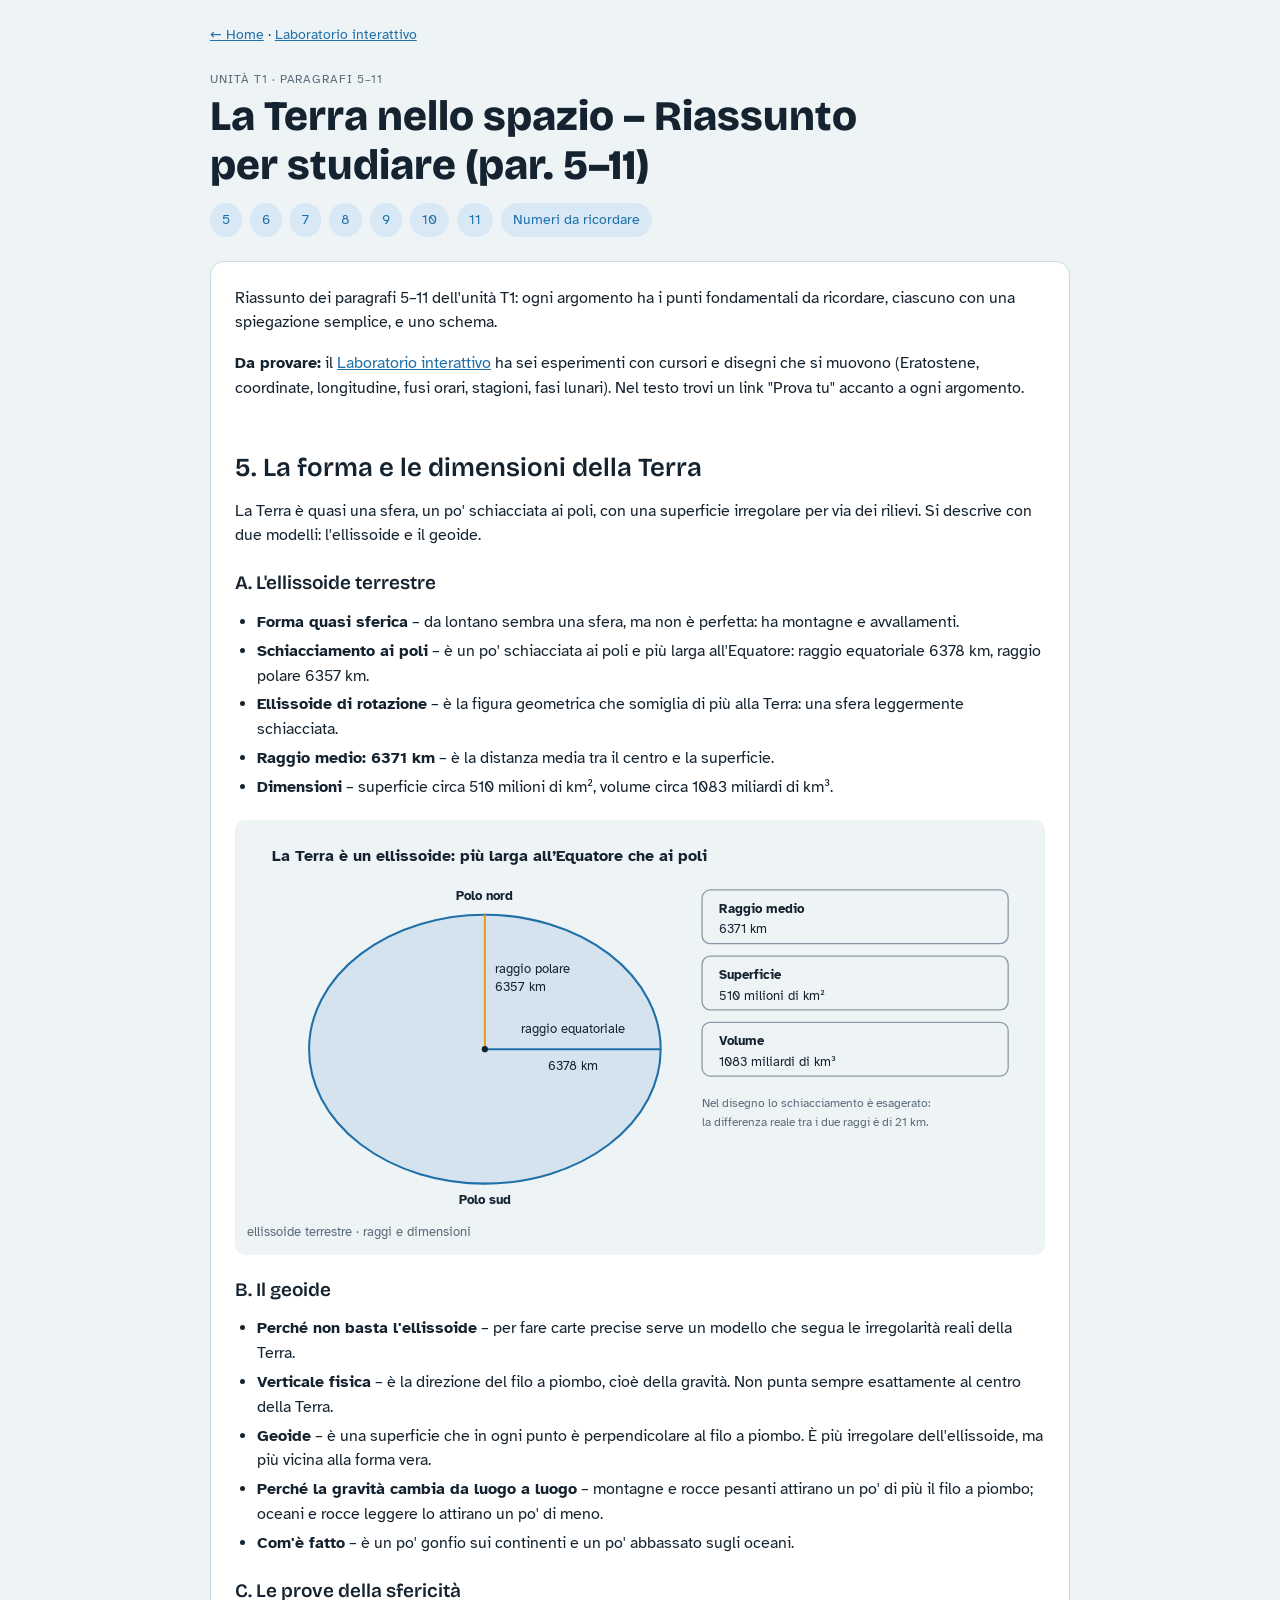
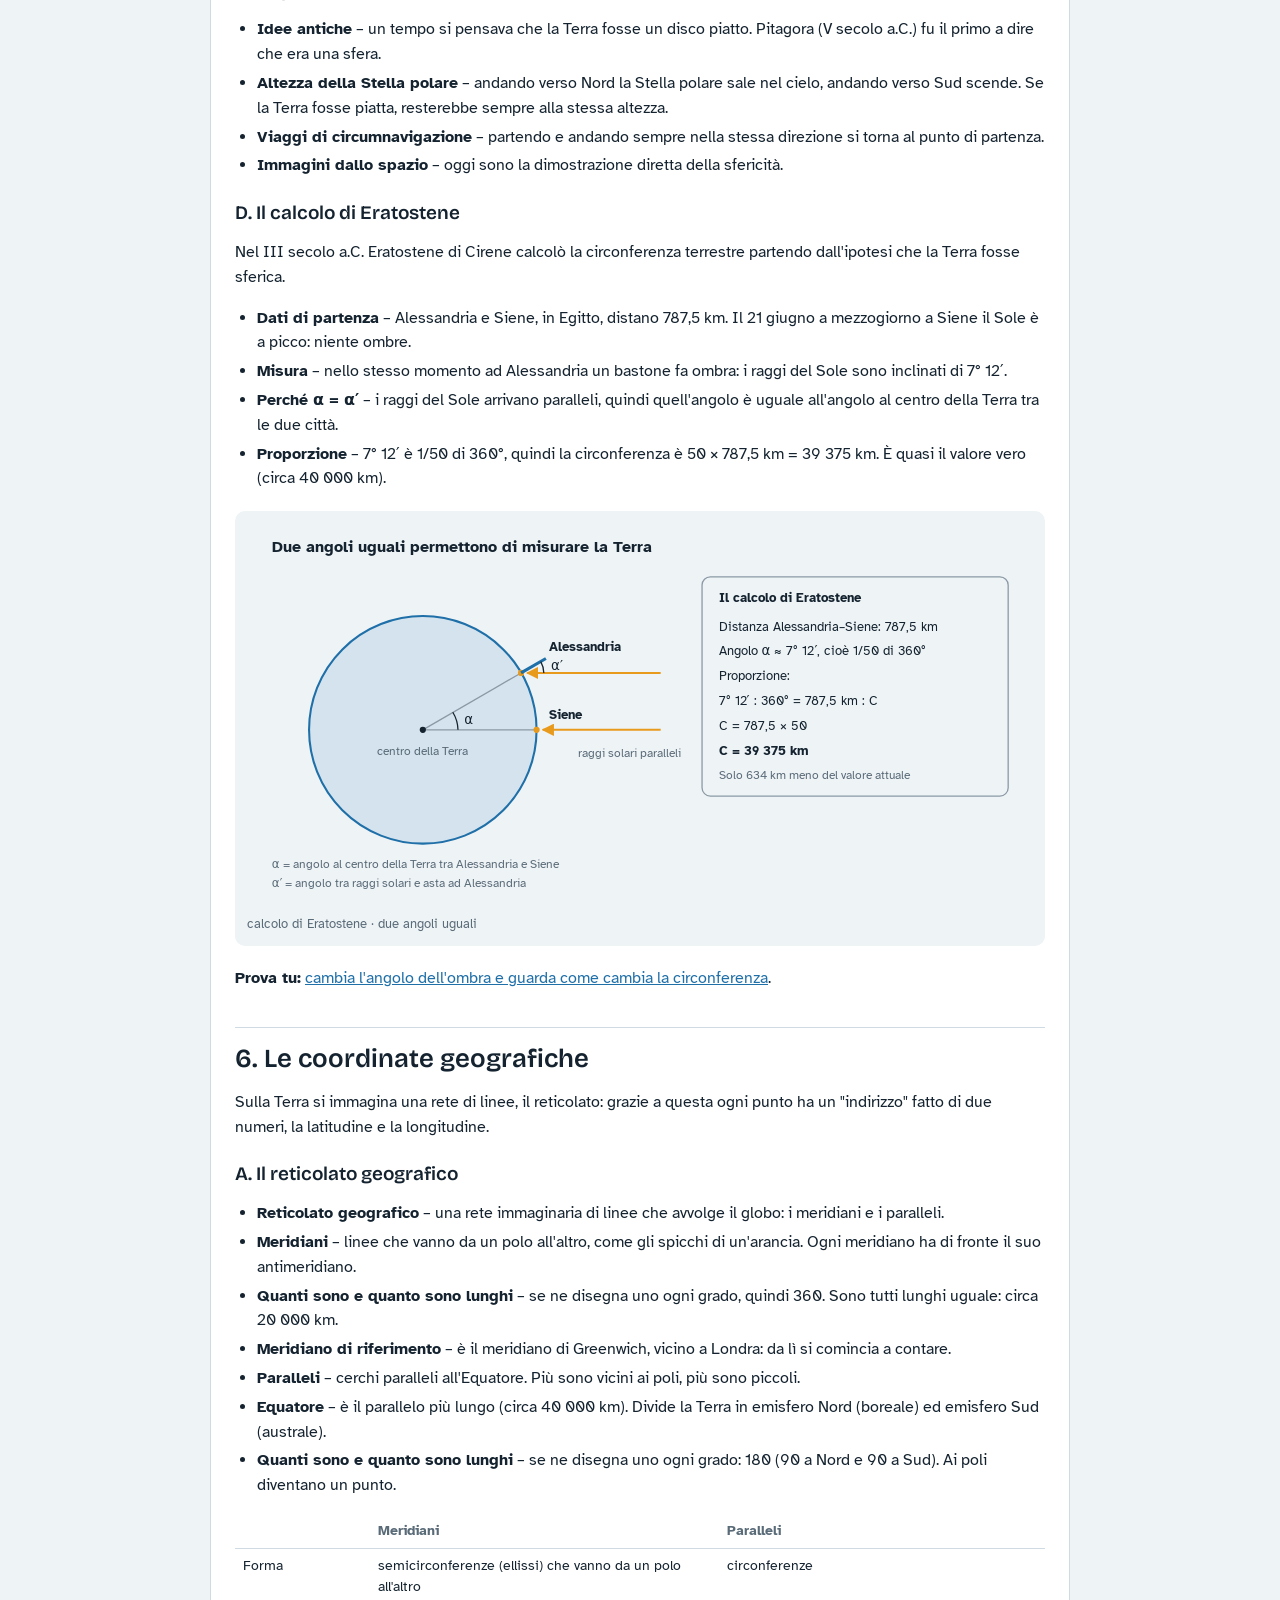
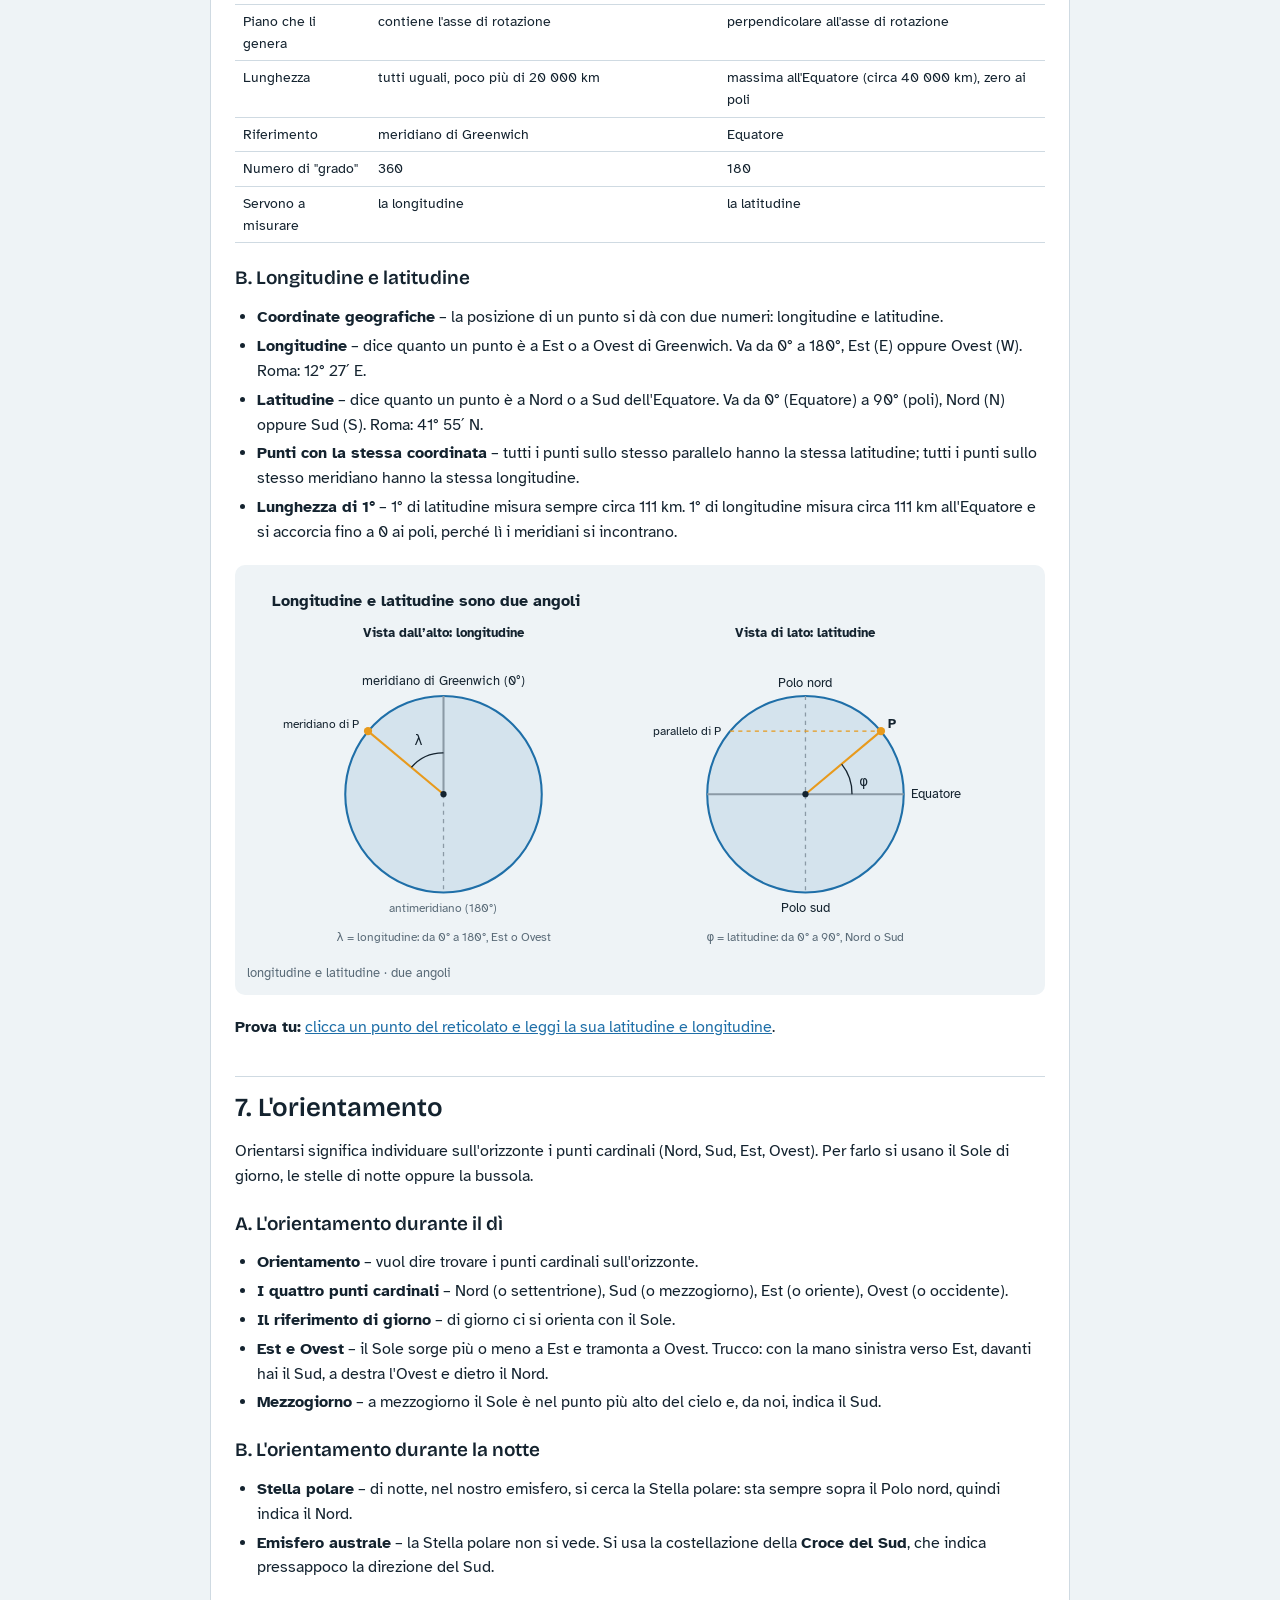
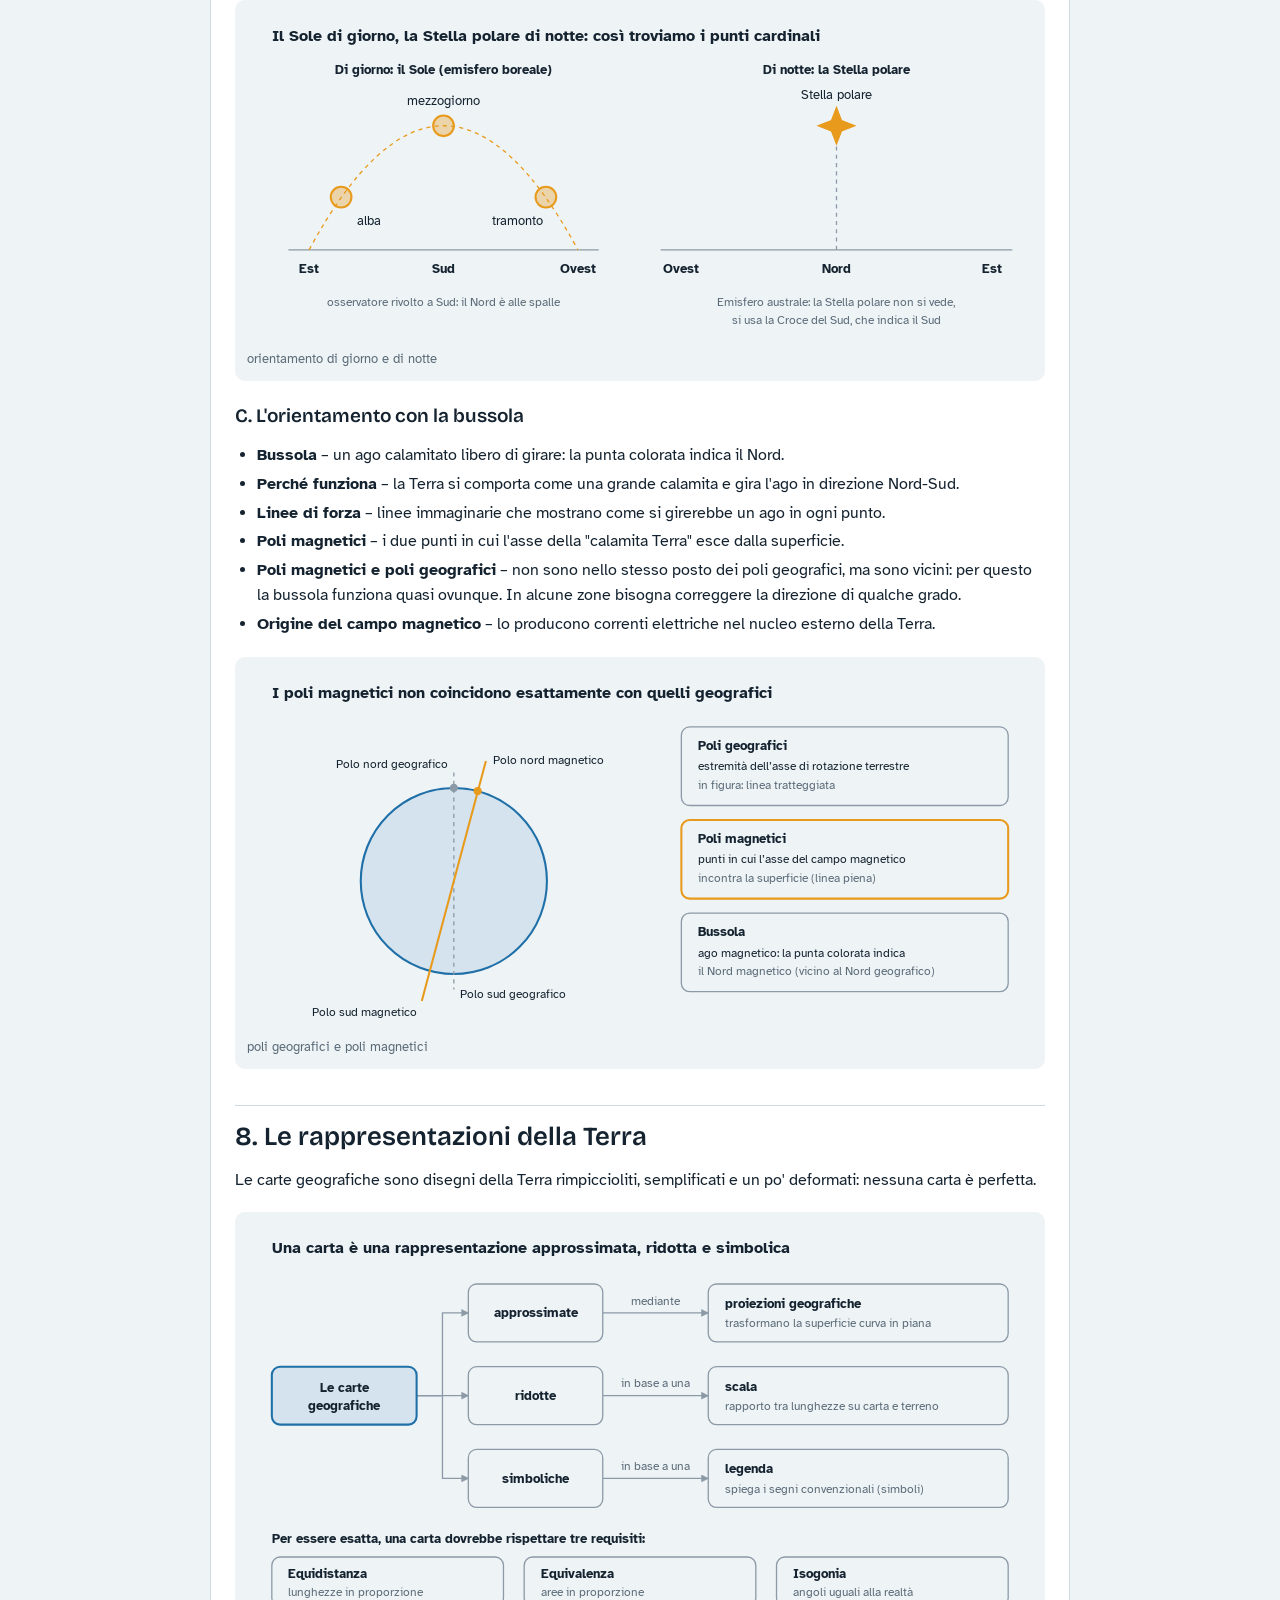
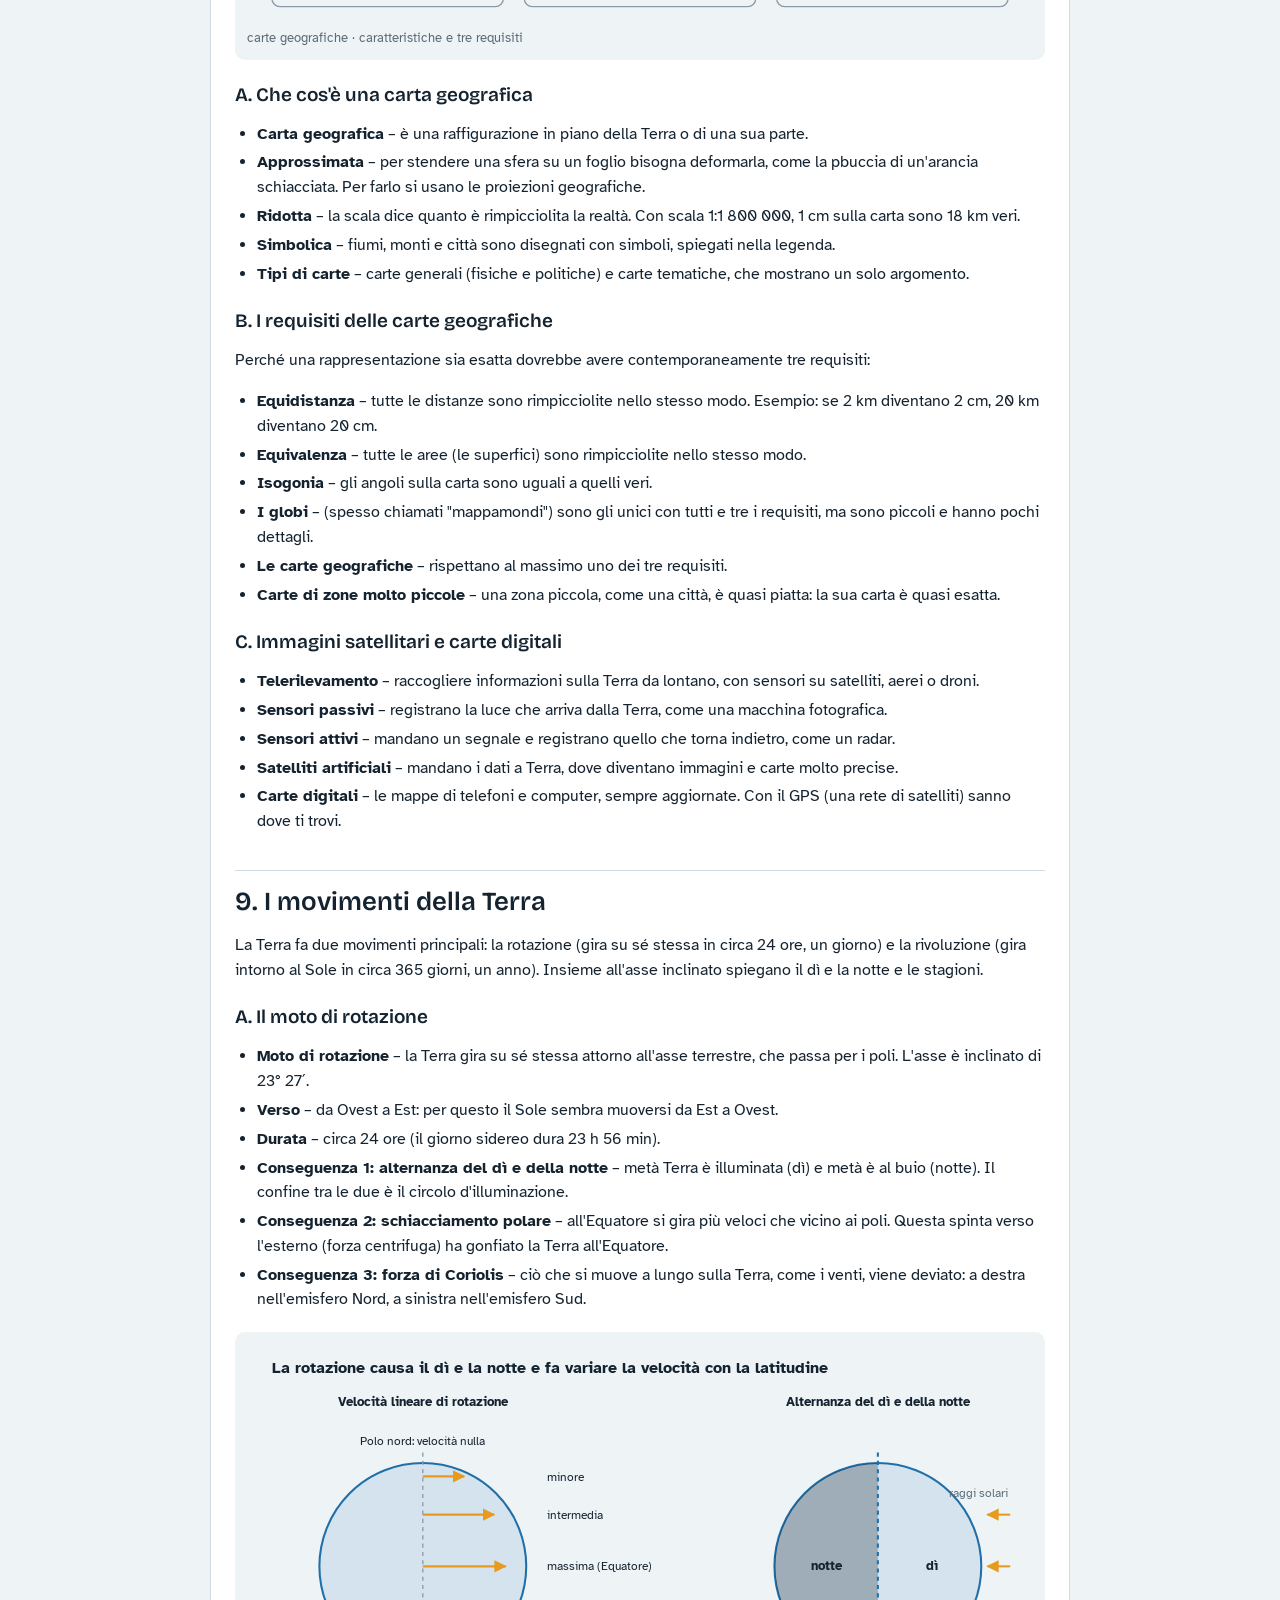
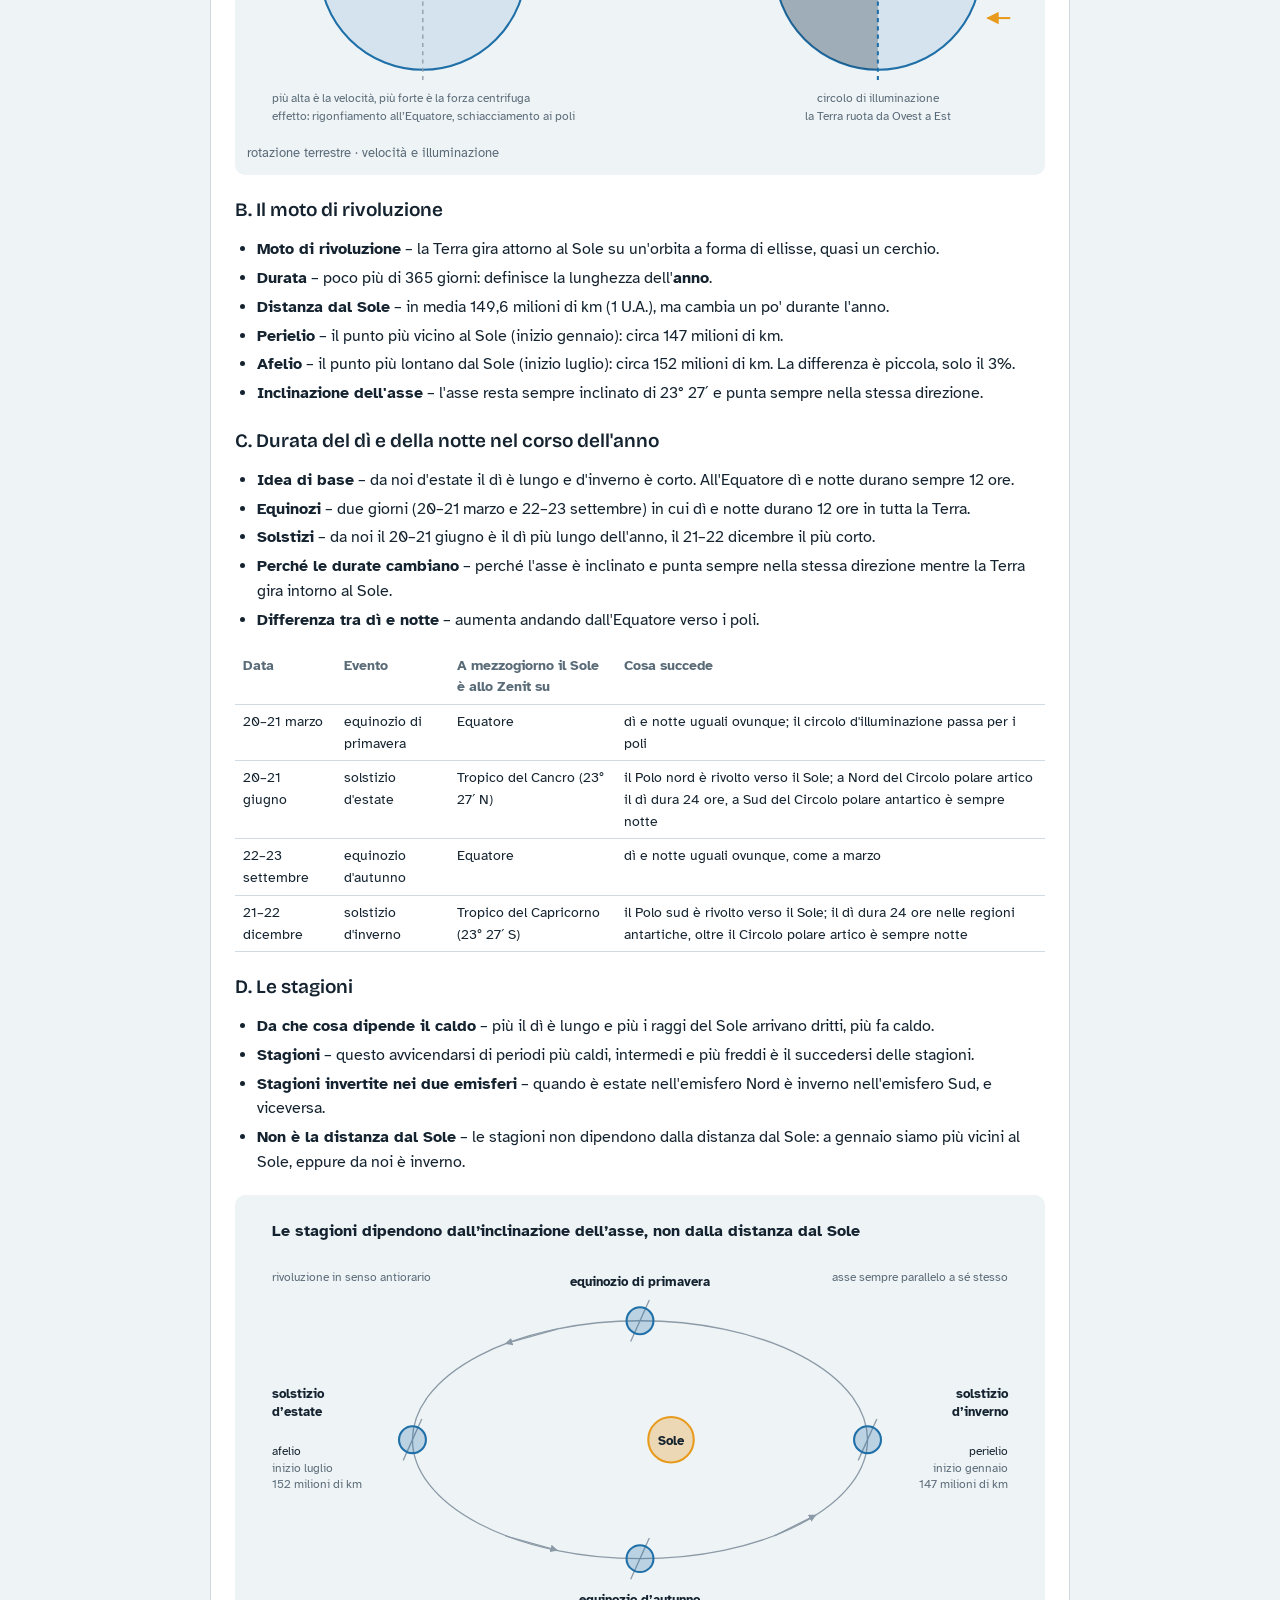
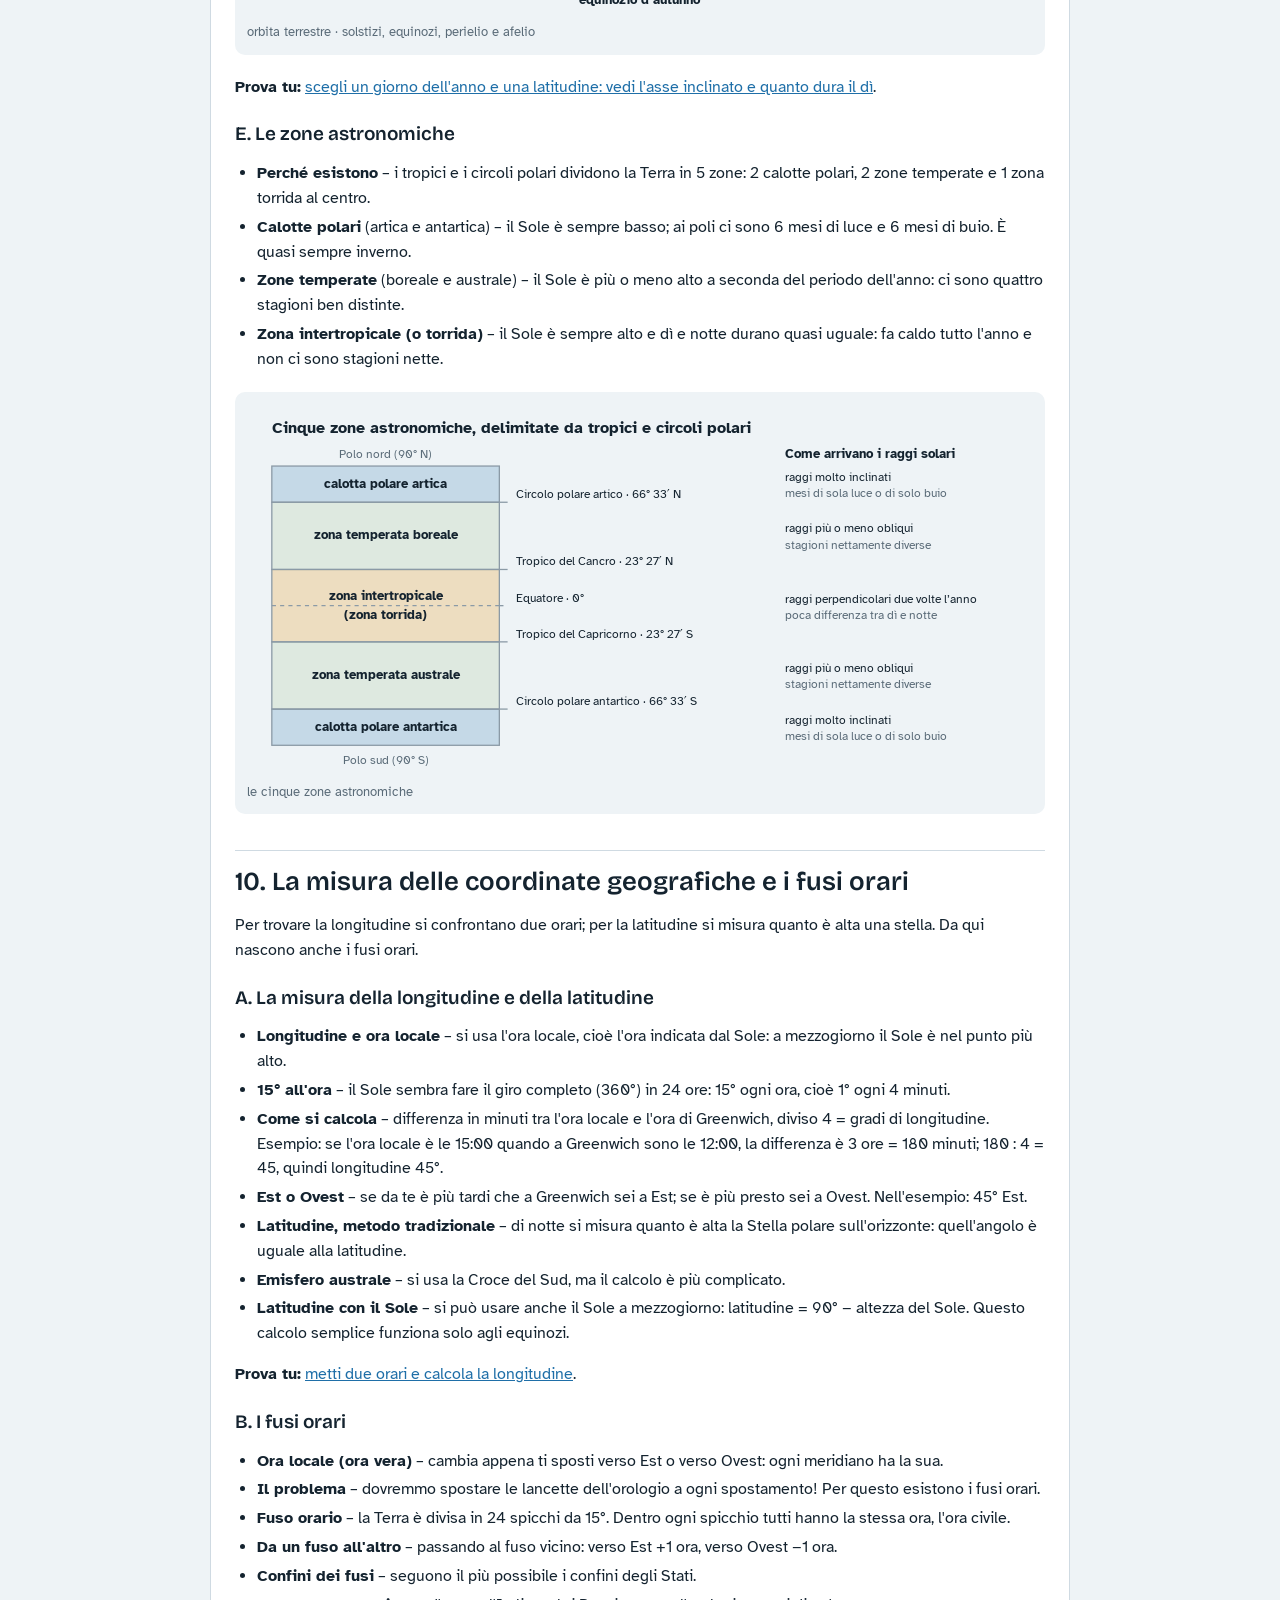
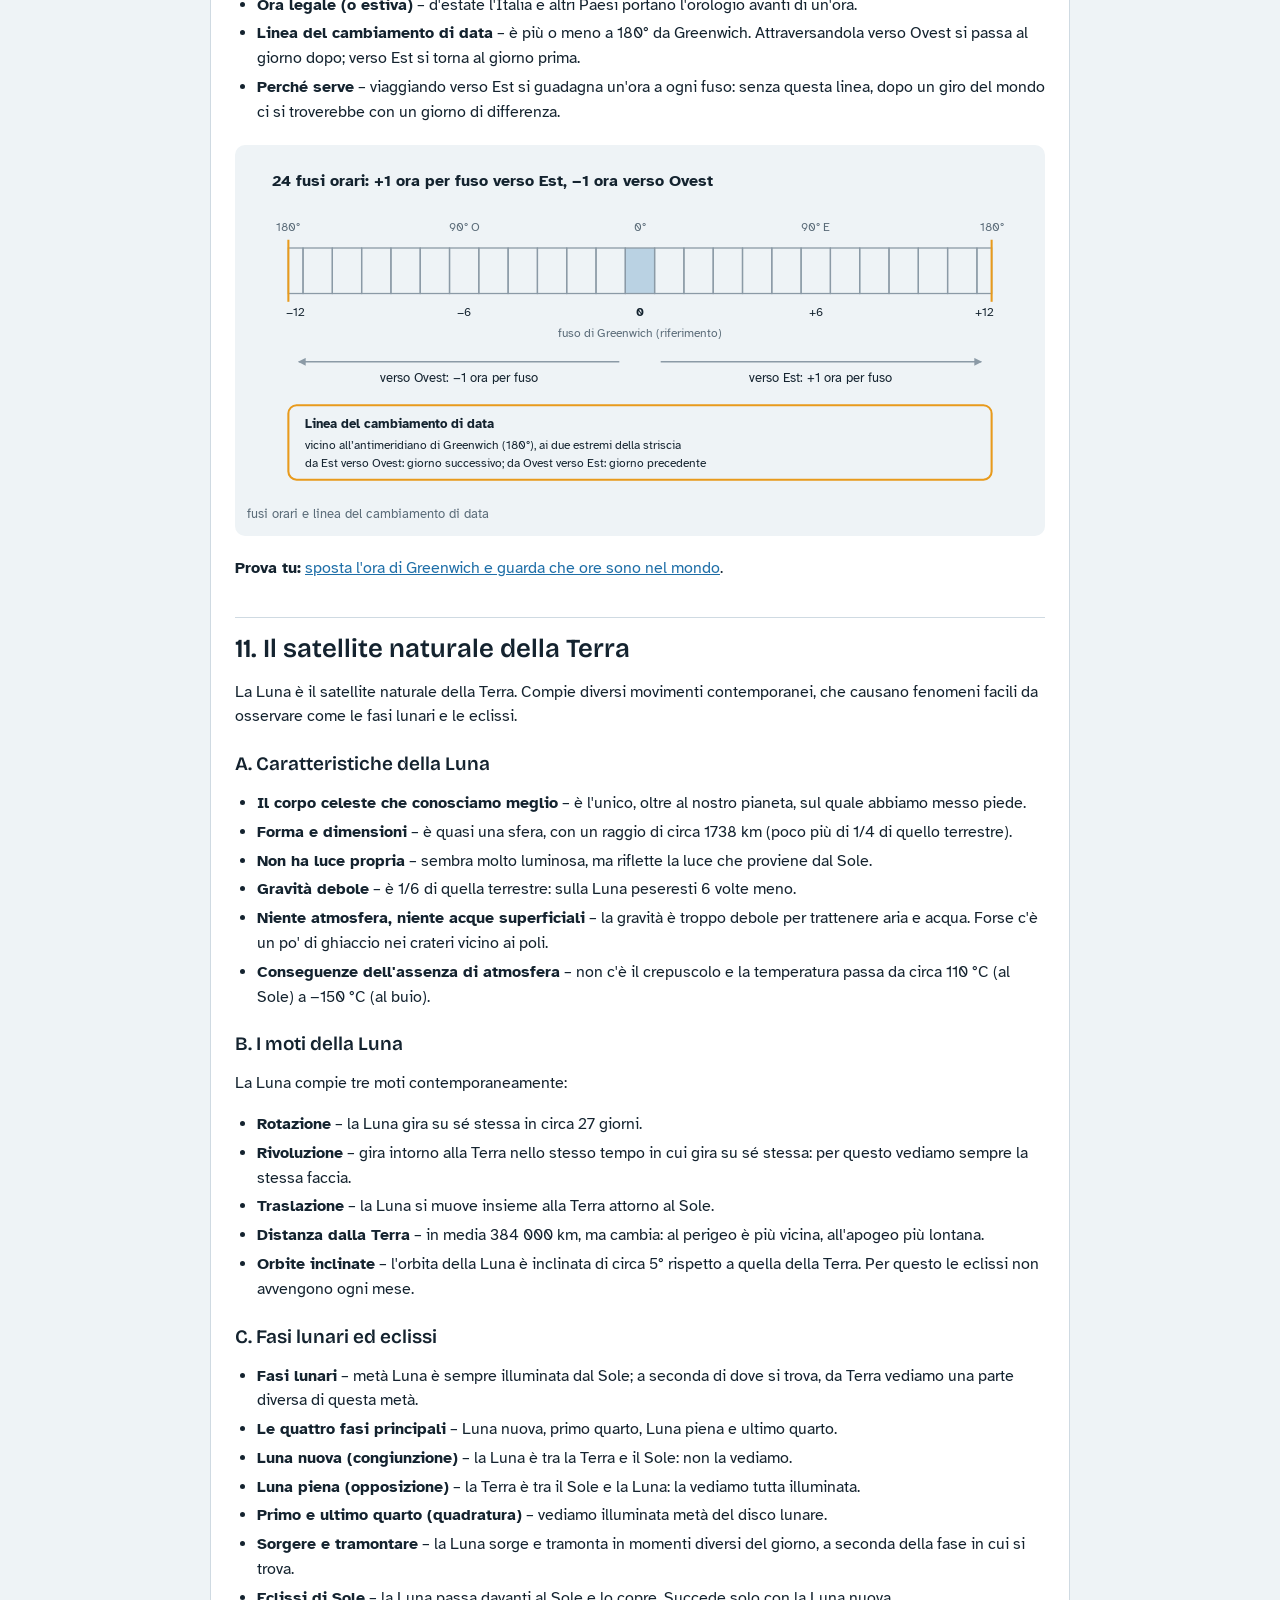
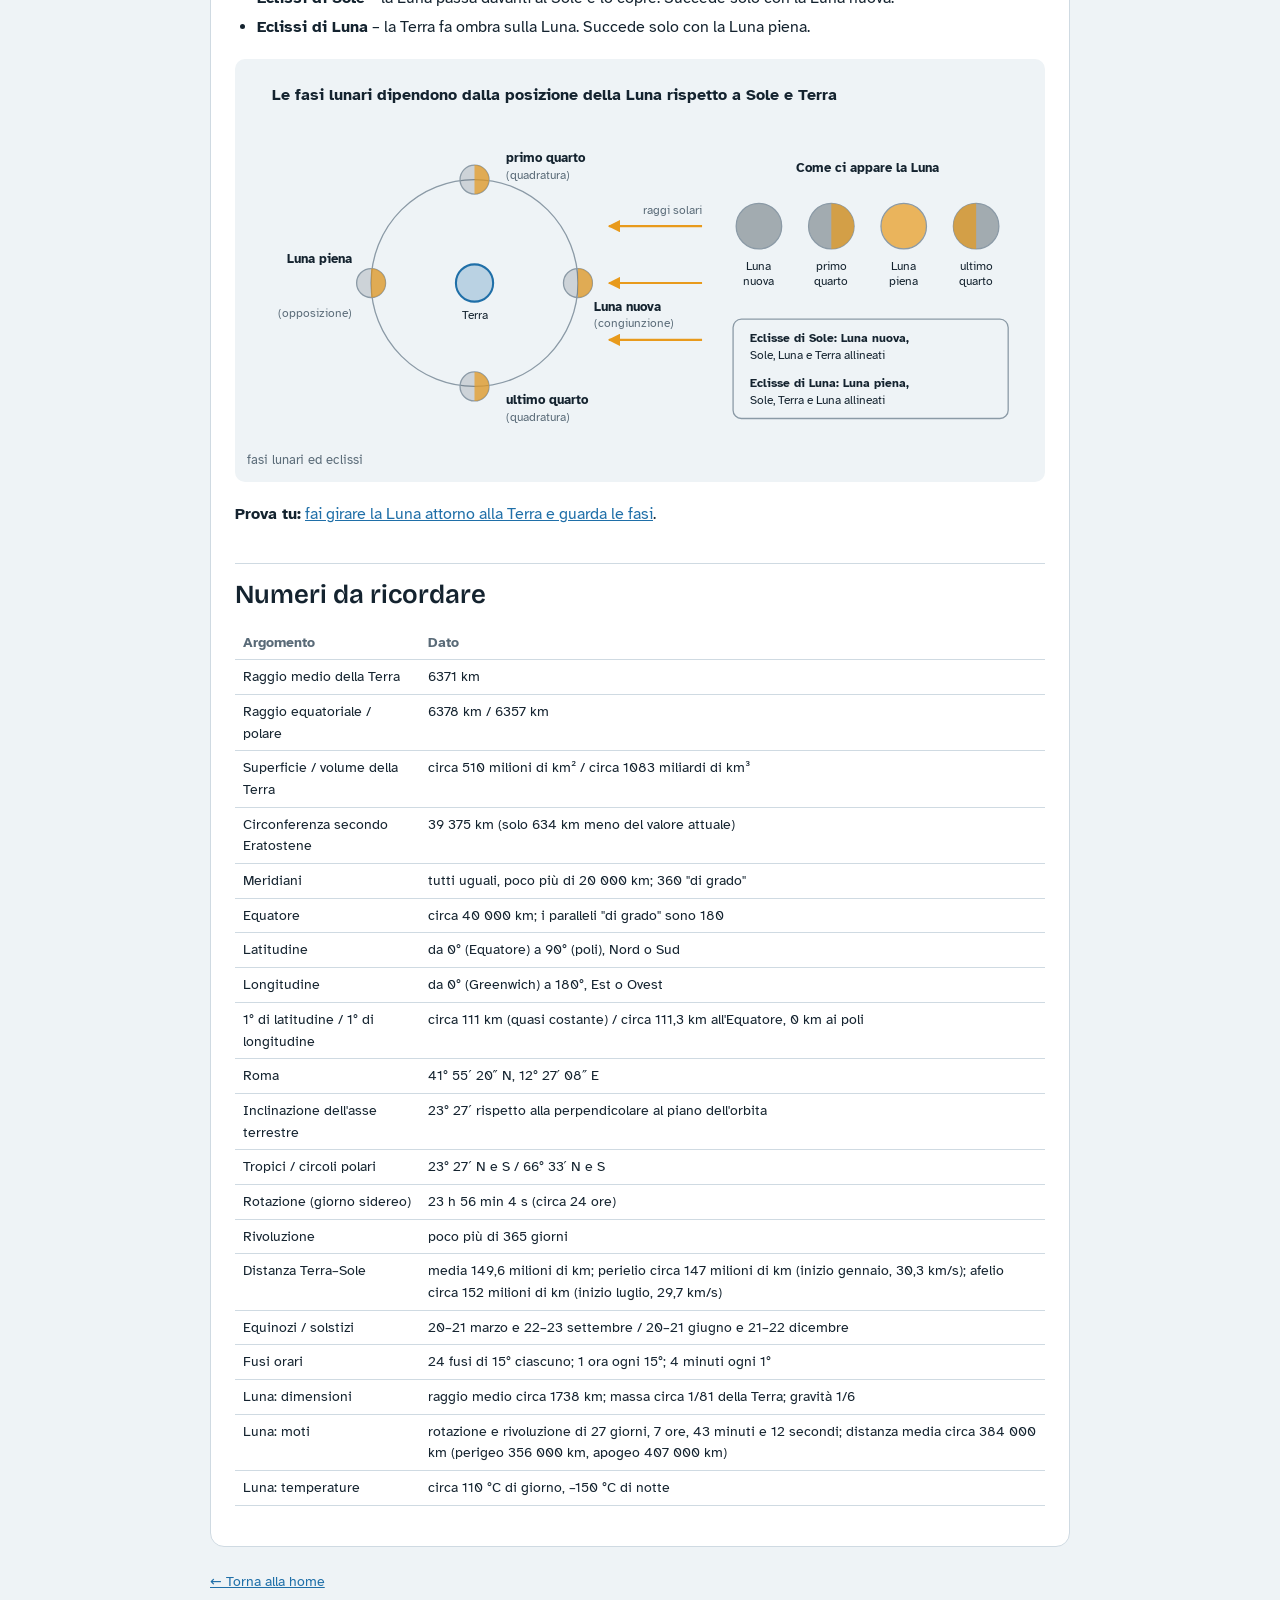
<file: riassunto.html>
<!doctype html>
<html lang="it">
<head>
<meta charset="utf-8">
<meta name="viewport" content="width=device-width,initial-scale=1">
<link rel="preconnect" href="https://fonts.googleapis.com">
<link rel="stylesheet" href="https://fonts.googleapis.com/css2?family=Bricolage+Grotesque:opsz,wght@12..96,600;12..96,800&family=Atkinson+Hyperlegible:wght@400;700&display=swap">
<link rel="stylesheet" href="style.css">
<title>Riassunto: la Terra nello spazio</title>
<meta name="description" content="La Terra nello spazio – Riassunto per studiare (par. 5–11)">
</head>
<body>
<div class="wrap">
<p class="crumbs"><a href="./">← Home</a> · <a href="laboratorio.html">Laboratorio interattivo</a></p>
<header><p class="tag">Unità T1 · paragrafi 5–11</p><h1>La Terra nello spazio – Riassunto per studiare (par. 5–11)</h1>
<nav aria-label="Paragrafi"><a href="#5-la-forma-e-le-dimensioni-della-terra">5</a><a href="#6-le-coordinate-geografiche">6</a><a href="#7-lorientamento">7</a><a href="#8-le-rappresentazioni-della-terra">8</a><a href="#9-i-movimenti-della-terra">9</a><a href="#10-la-misura-delle-coordinate-geografiche-e-i-fusi-orari">10</a><a href="#11-il-satellite-naturale-della-terra">11</a><a href="#numeri-da-ricordare">Numeri da ricordare</a></nav></header>
<main class="doc">
<p>Riassunto dei paragrafi 5–11 dell&#39;unità T1: ogni argomento ha i punti fondamentali da ricordare, ciascuno con una spiegazione semplice, e uno schema.</p>
<p><strong>Da provare:</strong> il <a href="laboratorio.html">Laboratorio interattivo</a> ha sei esperimenti con cursori e disegni che si muovono (Eratostene, coordinate, longitudine, fusi orari, stagioni, fasi lunari). Nel testo trovi un link &quot;Prova tu&quot; accanto a ogni argomento.</p>
<h2 id="5-la-forma-e-le-dimensioni-della-terra">5. La forma e le dimensioni della Terra</h2>
<p>La Terra è quasi una sfera, un po&#39; schiacciata ai poli, con una superficie irregolare per via dei rilievi. Si descrive con due modelli: l&#39;ellissoide e il geoide.</p>
<h3 id="a-lellissoide-terrestre">A. L&#39;ellissoide terrestre</h3>
<ul><li><p><strong>Forma quasi sferica</strong> – da lontano sembra una sfera, ma non è perfetta: ha montagne e avvallamenti.</p></li><li><p><strong>Schiacciamento ai poli</strong> – è un po&#39; schiacciata ai poli e più larga all&#39;Equatore: raggio equatoriale 6378 km, raggio polare 6357 km.</p></li><li><p><strong>Ellissoide di rotazione</strong> – è la figura geometrica che somiglia di più alla Terra: una sfera leggermente schiacciata.</p></li><li><p><strong>Raggio medio: 6371 km</strong> – è la distanza media tra il centro e la superficie.</p></li><li><p><strong>Dimensioni</strong> – superficie circa 510 milioni di km², volume circa 1083 miliardi di km³.</p></li></ul>
<figure><svg viewBox="0 0 760 372" role="img" aria-label="La Terra è un ellissoide: più larga all’Equatore che ai poli" font-size="13"><text x="24" y="28" font-size="15" font-weight="600" fill="var(--cds-text-primary)">La Terra è un ellissoide: più larga all’Equatore che ai poli</text><g><ellipse cx="230" cy="210" rx="170" ry="130" fill="var(--cds-chart-categorical-1)" fill-opacity="0.12" stroke="var(--cds-chart-categorical-1)" stroke-width="2"></ellipse><line x1="230" y1="210" x2="230" y2="80" stroke="var(--cds-chart-categorical-2)" stroke-width="2"></line><line x1="230" y1="210" x2="400" y2="210" stroke="var(--cds-chart-categorical-1)" stroke-width="2"></line><circle cx="230" cy="210" r="3" fill="var(--cds-text-primary)"></circle></g><text x="230" y="66" text-anchor="middle" font-weight="600" fill="var(--cds-text-primary)">Polo nord</text><text x="230" y="360" text-anchor="middle" font-weight="600" fill="var(--cds-text-primary)">Polo sud</text><text x="240" y="136" fill="var(--cds-text-primary)">raggio polare</text><text x="240" y="154" fill="var(--cds-text-primary)">6357 km</text><text x="315" y="194" text-anchor="middle" fill="var(--cds-text-primary)">raggio equatoriale</text><text x="315" y="230" text-anchor="middle" fill="var(--cds-text-primary)">6378 km</text><g><rect x="440" y="56" width="296" height="52" rx="8" fill="none" stroke="var(--cds-chart-axis)" stroke-width="1.25"></rect><text x="456" y="78" font-weight="600" fill="var(--cds-text-primary)">Raggio medio</text><text x="456" y="98" fill="var(--cds-text-primary)">6371 km</text><rect x="440" y="120" width="296" height="52" rx="8" fill="none" stroke="var(--cds-chart-axis)" stroke-width="1.25"></rect><text x="456" y="142" font-weight="600" fill="var(--cds-text-primary)">Superficie</text><text x="456" y="162" fill="var(--cds-text-primary)">510 milioni di km²</text><rect x="440" y="184" width="296" height="52" rx="8" fill="none" stroke="var(--cds-chart-axis)" stroke-width="1.25"></rect><text x="456" y="206" font-weight="600" fill="var(--cds-text-primary)">Volume</text><text x="456" y="226" fill="var(--cds-text-primary)">1083 miliardi di km³</text></g><text x="440" y="266" font-size="11.5" fill="var(--cds-text-secondary)">Nel disegno lo schiacciamento è esagerato:</text><text x="440" y="284" font-size="11.5" fill="var(--cds-text-secondary)">la differenza reale tra i due raggi è di 21 km.</text></svg><figcaption>ellissoide terrestre · raggi e dimensioni</figcaption></figure>
<h3 id="b-il-geoide">B. Il geoide</h3>
<ul><li><p><strong>Perché non basta l&#39;ellissoide</strong> – per fare carte precise serve un modello che segua le irregolarità reali della Terra.</p></li><li><p><strong>Verticale fisica</strong> – è la direzione del filo a piombo, cioè della gravità. Non punta sempre esattamente al centro della Terra.</p></li><li><p><strong>Geoide</strong> – è una superficie che in ogni punto è perpendicolare al filo a piombo. È più irregolare dell&#39;ellissoide, ma più vicina alla forma vera.</p></li><li><p><strong>Perché la gravità cambia da luogo a luogo</strong> – montagne e rocce pesanti attirano un po&#39; di più il filo a piombo; oceani e rocce leggere lo attirano un po&#39; di meno.</p></li><li><p><strong>Com&#39;è fatto</strong> – è un po&#39; gonfio sui continenti e un po&#39; abbassato sugli oceani.</p></li></ul>
<h3 id="c-le-prove-della-sfericità">C. Le prove della sfericità</h3>
<ul><li><p><strong>Idee antiche</strong> – un tempo si pensava che la Terra fosse un disco piatto. Pitagora (V secolo a.C.) fu il primo a dire che era una sfera.</p></li><li><p><strong>Altezza della Stella polare</strong> – andando verso Nord la Stella polare sale nel cielo, andando verso Sud scende. Se la Terra fosse piatta, resterebbe sempre alla stessa altezza.</p></li><li><p><strong>Viaggi di circumnavigazione</strong> – partendo e andando sempre nella stessa direzione si torna al punto di partenza.</p></li><li><p><strong>Immagini dallo spazio</strong> – oggi sono la dimostrazione diretta della sfericità.</p></li></ul>
<h3 id="d-il-calcolo-di-eratostene">D. Il calcolo di Eratostene</h3>
<p>Nel III secolo a.C. Eratostene di Cirene calcolò la circonferenza terrestre partendo dall&#39;ipotesi che la Terra fosse sferica.</p>
<ul><li><p><strong>Dati di partenza</strong> – Alessandria e Siene, in Egitto, distano 787,5 km. Il 21 giugno a mezzogiorno a Siene il Sole è a picco: niente ombre.</p></li><li><p><strong>Misura</strong> – nello stesso momento ad Alessandria un bastone fa ombra: i raggi del Sole sono inclinati di 7° 12′.</p></li><li><p><strong>Perché α = α′</strong> – i raggi del Sole arrivano paralleli, quindi quell&#39;angolo è uguale all&#39;angolo al centro della Terra tra le due città.</p></li><li><p><strong>Proporzione</strong> – 7° 12′ è 1/50 di 360°, quindi la circonferenza è 50 × 787,5 km = 39 375 km. È quasi il valore vero (circa 40 000 km).</p></li></ul>
<figure><svg viewBox="0 0 760 372" role="img" aria-label="Eratostene misura la circonferenza della Terra con due angoli uguali" font-size="13"><defs><marker id="era-arrow" viewBox="0 0 10 10" refX="9" refY="5" markerWidth="6" markerHeight="6" orient="auto-start-reverse"><path d="M0 0L10 5L0 10z" fill="var(--cds-chart-categorical-2)"></path></marker></defs><text x="24" y="28" font-size="15" font-weight="600" fill="var(--cds-text-primary)">Due angoli uguali permettono di misurare la Terra</text><g><circle cx="170" cy="200" r="110" fill="var(--cds-chart-categorical-1)" fill-opacity="0.12" stroke="var(--cds-chart-categorical-1)" stroke-width="2"></circle><line x1="170" y1="200" x2="280" y2="200" stroke="var(--cds-chart-axis)" stroke-width="1.25"></line><line x1="170" y1="200" x2="265" y2="145" stroke="var(--cds-chart-axis)" stroke-width="1.25"></line><path d="M204 200A34 34 0 0 0 199 183" fill="none" stroke="var(--cds-text-primary)" stroke-width="1.25"></path><circle cx="170" cy="200" r="3" fill="var(--cds-text-primary)"></circle><circle cx="280" cy="200" r="3" fill="var(--cds-chart-categorical-2)"></circle><circle cx="265" cy="145" r="3" fill="var(--cds-chart-categorical-2)"></circle></g><g><line x1="400" y1="200" x2="286" y2="200" stroke="var(--cds-chart-categorical-2)" stroke-width="2" marker-end="url(#era-arrow)"></line><line x1="400" y1="145" x2="271" y2="145" stroke="var(--cds-chart-categorical-2)" stroke-width="2" marker-end="url(#era-arrow)"></line></g><g><line x1="265" y1="145" x2="289" y2="131" stroke="var(--cds-chart-categorical-1)" stroke-width="3"></line><path d="M284 134A22 22 0 0 1 287 145" fill="none" stroke="var(--cds-text-primary)" stroke-width="1.25"></path></g><text x="170" y="224" text-anchor="middle" font-size="11.5" fill="var(--cds-text-secondary)">centro della Terra</text><text x="210" y="194" fill="var(--cds-text-primary)">α</text><text x="294" y="142" fill="var(--cds-text-primary)">α′</text><text x="292" y="124" font-weight="600" fill="var(--cds-text-primary)">Alessandria</text><text x="292" y="190" font-weight="600" fill="var(--cds-text-primary)">Siene</text><text x="420" y="226" text-anchor="end" font-size="11.5" fill="var(--cds-text-secondary)">raggi solari paralleli</text><text x="24" y="334" font-size="11.5" fill="var(--cds-text-secondary)">α = angolo al centro della Terra tra Alessandria e Siene</text><text x="24" y="352" font-size="11.5" fill="var(--cds-text-secondary)">α′ = angolo tra raggi solari e asta ad Alessandria</text><g><rect x="440" y="52" width="296" height="212" rx="8" fill="none" stroke="var(--cds-chart-axis)" stroke-width="1.25"></rect><text x="456" y="76" font-weight="600" fill="var(--cds-text-primary)">Il calcolo di Eratostene</text><text x="456" y="104" fill="var(--cds-text-primary)">Distanza Alessandria–Siene: 787,5 km</text><text x="456" y="128" fill="var(--cds-text-primary)">Angolo α ≈ 7° 12′, cioè 1/50 di 360°</text><text x="456" y="152" fill="var(--cds-text-primary)">Proporzione:</text><text x="456" y="176" fill="var(--cds-text-primary)">7° 12′ : 360° = 787,5 km : C</text><text x="456" y="200" fill="var(--cds-text-primary)">C = 787,5 × 50</text><text x="456" y="224" font-weight="600" fill="var(--cds-text-primary)">C = 39 375 km</text><text x="456" y="248" font-size="11.5" fill="var(--cds-text-secondary)">Solo 634 km meno del valore attuale</text></g></svg><figcaption>calcolo di Eratostene · due angoli uguali</figcaption></figure>
<p><strong>Prova tu:</strong> <a href="laboratorio.html#eratostene">cambia l&#39;angolo dell&#39;ombra e guarda come cambia la circonferenza</a>.</p>
<h2 id="6-le-coordinate-geografiche">6. Le coordinate geografiche</h2>
<p>Sulla Terra si immagina una rete di linee, il reticolato: grazie a questa ogni punto ha un &quot;indirizzo&quot; fatto di due numeri, la latitudine e la longitudine.</p>
<h3 id="a-il-reticolato-geografico">A. Il reticolato geografico</h3>
<ul><li><p><strong>Reticolato geografico</strong> – una rete immaginaria di linee che avvolge il globo: i meridiani e i paralleli.</p></li><li><p><strong>Meridiani</strong> – linee che vanno da un polo all&#39;altro, come gli spicchi di un&#39;arancia. Ogni meridiano ha di fronte il suo antimeridiano.</p></li><li><p><strong>Quanti sono e quanto sono lunghi</strong> – se ne disegna uno ogni grado, quindi 360. Sono tutti lunghi uguale: circa 20 000 km.</p></li><li><p><strong>Meridiano di riferimento</strong> – è il meridiano di Greenwich, vicino a Londra: da lì si comincia a contare.</p></li><li><p><strong>Paralleli</strong> – cerchi paralleli all&#39;Equatore. Più sono vicini ai poli, più sono piccoli.</p></li><li><p><strong>Equatore</strong> – è il parallelo più lungo (circa 40 000 km). Divide la Terra in emisfero Nord (boreale) ed emisfero Sud (australe).</p></li><li><p><strong>Quanti sono e quanto sono lunghi</strong> – se ne disegna uno ogni grado: 180 (90 a Nord e 90 a Sud). Ai poli diventano un punto.</p></li></ul>
<table><thead><tr><th></th><th>Meridiani</th><th>Paralleli</th></tr></thead><tbody><tr><td>Forma</td><td>semicirconferenze (ellissi) che vanno da un polo all&#39;altro</td><td>circonferenze</td></tr><tr><td>Piano che li genera</td><td>contiene l&#39;asse di rotazione</td><td>perpendicolare all&#39;asse di rotazione</td></tr><tr><td>Lunghezza</td><td>tutti uguali, poco più di 20 000 km</td><td>massima all&#39;Equatore (circa 40 000 km), zero ai poli</td></tr><tr><td>Riferimento</td><td>meridiano di Greenwich</td><td>Equatore</td></tr><tr><td>Numero di &quot;grado&quot;</td><td>360</td><td>180</td></tr><tr><td>Servono a misurare</td><td>la longitudine</td><td>la latitudine</td></tr></tbody></table>
<h3 id="b-longitudine-e-latitudine">B. Longitudine e latitudine</h3>
<ul><li><p><strong>Coordinate geografiche</strong> – la posizione di un punto si dà con due numeri: longitudine e latitudine.</p></li><li><p><strong>Longitudine</strong> – dice quanto un punto è a Est o a Ovest di Greenwich. Va da 0° a 180°, Est (E) oppure Ovest (W). Roma: 12° 27′ E.</p></li><li><p><strong>Latitudine</strong> – dice quanto un punto è a Nord o a Sud dell&#39;Equatore. Va da 0° (Equatore) a 90° (poli), Nord (N) oppure Sud (S). Roma: 41° 55′ N.</p></li><li><p><strong>Punti con la stessa coordinata</strong> – tutti i punti sullo stesso parallelo hanno la stessa latitudine; tutti i punti sullo stesso meridiano hanno la stessa longitudine.</p></li><li><p><strong>Lunghezza di 1°</strong> – 1° di latitudine misura sempre circa 111 km. 1° di longitudine misura circa 111 km all&#39;Equatore e si accorcia fino a 0 ai poli, perché lì i meridiani si incontrano.</p></li></ul>
<figure><svg viewBox="0 0 760 368" role="img" aria-label="Longitudine e latitudine sono due angoli" font-size="13"><text x="24" y="28" font-size="15" font-weight="600" fill="var(--cds-text-primary)">Longitudine e latitudine sono due angoli</text><text x="190" y="58" text-anchor="middle" font-weight="600" fill="var(--cds-text-primary)">Vista dall’alto: longitudine</text><text x="540" y="58" text-anchor="middle" font-weight="600" fill="var(--cds-text-primary)">Vista di lato: latitudine</text><g><circle cx="190" cy="210" r="95" fill="var(--cds-chart-categorical-1)" fill-opacity="0.12" stroke="var(--cds-chart-categorical-1)" stroke-width="2"></circle><line x1="190" y1="210" x2="190" y2="115" stroke="var(--cds-chart-axis)" stroke-width="2"></line><line x1="190" y1="210" x2="190" y2="305" stroke="var(--cds-chart-axis)" stroke-width="1.25" stroke-dasharray="4 4"></line><line x1="190" y1="210" x2="117" y2="149" stroke="var(--cds-chart-categorical-2)" stroke-width="2"></line><path d="M190 170A40 40 0 0 0 159 184" fill="none" stroke="var(--cds-text-primary)" stroke-width="1.25"></path><circle cx="190" cy="210" r="3" fill="var(--cds-text-primary)"></circle><circle cx="117" cy="149" r="4" fill="var(--cds-chart-categorical-2)"></circle></g><text x="190" y="104" text-anchor="middle" fill="var(--cds-text-primary)">meridiano di Greenwich (0°)</text><text x="108" y="146" text-anchor="end" font-size="11.5" fill="var(--cds-text-primary)">meridiano di P</text><text x="162" y="162" fill="var(--cds-text-primary)">λ</text><text x="190" y="324" text-anchor="middle" font-size="11.5" fill="var(--cds-text-secondary)">antimeridiano (180°)</text><text x="190" y="352" text-anchor="middle" font-size="11.5" fill="var(--cds-text-secondary)">λ = longitudine: da 0° a 180°, Est o Ovest</text><g><circle cx="540" cy="210" r="95" fill="var(--cds-chart-categorical-1)" fill-opacity="0.12" stroke="var(--cds-chart-categorical-1)" stroke-width="2"></circle><line x1="445" y1="210" x2="635" y2="210" stroke="var(--cds-chart-axis)" stroke-width="2"></line><line x1="540" y1="115" x2="540" y2="305" stroke="var(--cds-chart-axis)" stroke-width="1.25" stroke-dasharray="4 4"></line><line x1="467" y1="149" x2="613" y2="149" stroke="var(--cds-chart-categorical-2)" stroke-width="1.25" stroke-dasharray="4 4"></line><line x1="540" y1="210" x2="613" y2="149" stroke="var(--cds-chart-categorical-2)" stroke-width="2"></line><path d="M585 210A45 45 0 0 0 575 181" fill="none" stroke="var(--cds-text-primary)" stroke-width="1.25"></path><circle cx="540" cy="210" r="3" fill="var(--cds-text-primary)"></circle><circle cx="613" cy="149" r="4" fill="var(--cds-chart-categorical-2)"></circle></g><text x="540" y="106" text-anchor="middle" fill="var(--cds-text-primary)">Polo nord</text><text x="540" y="324" text-anchor="middle" fill="var(--cds-text-primary)">Polo sud</text><text x="642" y="214" fill="var(--cds-text-primary)">Equatore</text><text x="458" y="153" text-anchor="end" font-size="11.5" fill="var(--cds-text-primary)">parallelo di P</text><text x="620" y="146" font-weight="600" fill="var(--cds-text-primary)">P</text><text x="592" y="202" fill="var(--cds-text-primary)">φ</text><text x="540" y="352" text-anchor="middle" font-size="11.5" fill="var(--cds-text-secondary)">φ = latitudine: da 0° a 90°, Nord o Sud</text></svg><figcaption>longitudine e latitudine · due angoli</figcaption></figure>
<p><strong>Prova tu:</strong> <a href="laboratorio.html#coordinate">clicca un punto del reticolato e leggi la sua latitudine e longitudine</a>.</p>
<h2 id="7-lorientamento">7. L&#39;orientamento</h2>
<p>Orientarsi significa individuare sull&#39;orizzonte i punti cardinali (Nord, Sud, Est, Ovest). Per farlo si usano il Sole di giorno, le stelle di notte oppure la bussola.</p>
<h3 id="a-lorientamento-durante-il-dì">A. L&#39;orientamento durante il dì</h3>
<ul><li><p><strong>Orientamento</strong> – vuol dire trovare i punti cardinali sull&#39;orizzonte.</p></li><li><p><strong>I quattro punti cardinali</strong> – Nord (o settentrione), Sud (o mezzogiorno), Est (o oriente), Ovest (o occidente).</p></li><li><p><strong>Il riferimento di giorno</strong> – di giorno ci si orienta con il Sole.</p></li><li><p><strong>Est e Ovest</strong> – il Sole sorge più o meno a Est e tramonta a Ovest. Trucco: con la mano sinistra verso Est, davanti hai il Sud, a destra l&#39;Ovest e dietro il Nord.</p></li><li><p><strong>Mezzogiorno</strong> – a mezzogiorno il Sole è nel punto più alto del cielo e, da noi, indica il Sud.</p></li></ul>
<h3 id="b-lorientamento-durante-la-notte">B. L&#39;orientamento durante la notte</h3>
<ul><li><p><strong>Stella polare</strong> – di notte, nel nostro emisfero, si cerca la Stella polare: sta sempre sopra il Polo nord, quindi indica il Nord.</p></li><li><p><strong>Emisfero australe</strong> – la Stella polare non si vede. Si usa la costellazione della <strong>Croce del Sud</strong>, che indica pressappoco la direzione del Sud.</p></li></ul>
<figure><svg viewBox="0 0 760 320" role="img" aria-label="Il Sole di giorno e la Stella polare di notte indicano i punti cardinali" font-size="13"><text x="24" y="28" font-size="15" font-weight="600" fill="var(--cds-text-primary)">Il Sole di giorno, la Stella polare di notte: così troviamo i punti cardinali</text><text x="190" y="60" text-anchor="middle" font-weight="600" fill="var(--cds-text-primary)">Di giorno: il Sole (emisfero boreale)</text><text x="570" y="60" text-anchor="middle" font-weight="600" fill="var(--cds-text-primary)">Di notte: la Stella polare</text><g><line x1="40" y1="230" x2="340" y2="230" stroke="var(--cds-chart-axis)" stroke-width="1.25"></line><path d="M60 230Q190 -10 320 230" fill="none" stroke="var(--cds-chart-categorical-2)" stroke-width="1.25" stroke-dasharray="4 4"></path><circle cx="91" cy="179" r="10" fill="var(--cds-chart-categorical-2)" fill-opacity="0.35" stroke="var(--cds-chart-categorical-2)" stroke-width="2"></circle><circle cx="190" cy="110" r="10" fill="var(--cds-chart-categorical-2)" fill-opacity="0.35" stroke="var(--cds-chart-categorical-2)" stroke-width="2"></circle><circle cx="289" cy="179" r="10" fill="var(--cds-chart-categorical-2)" fill-opacity="0.35" stroke="var(--cds-chart-categorical-2)" stroke-width="2"></circle></g><text x="190" y="90" text-anchor="middle" fill="var(--cds-text-primary)">mezzogiorno</text><text x="118" y="206" text-anchor="middle" fill="var(--cds-text-primary)">alba</text><text x="262" y="206" text-anchor="middle" fill="var(--cds-text-primary)">tramonto</text><text x="60" y="252" text-anchor="middle" font-weight="600" fill="var(--cds-text-primary)">Est</text><text x="190" y="252" text-anchor="middle" font-weight="600" fill="var(--cds-text-primary)">Sud</text><text x="320" y="252" text-anchor="middle" font-weight="600" fill="var(--cds-text-primary)">Ovest</text><text x="190" y="284" text-anchor="middle" font-size="11.5" fill="var(--cds-text-secondary)">osservatore rivolto a Sud: il Nord è alle spalle</text><g><line x1="400" y1="230" x2="740" y2="230" stroke="var(--cds-chart-axis)" stroke-width="1.25"></line><line x1="570" y1="130" x2="570" y2="230" stroke="var(--cds-chart-axis)" stroke-width="1.25" stroke-dasharray="4 4"></line><path d="M570 92L575 105L588 110L575 115L570 128L565 115L552 110L565 105Z" fill="var(--cds-chart-categorical-2)" stroke="var(--cds-chart-categorical-2)" stroke-width="1"></path></g><text x="570" y="84" text-anchor="middle" fill="var(--cds-text-primary)">Stella polare</text><text x="420" y="252" text-anchor="middle" font-weight="600" fill="var(--cds-text-primary)">Ovest</text><text x="570" y="252" text-anchor="middle" font-weight="600" fill="var(--cds-text-primary)">Nord</text><text x="720" y="252" text-anchor="middle" font-weight="600" fill="var(--cds-text-primary)">Est</text><text x="570" y="284" text-anchor="middle" font-size="11.5" fill="var(--cds-text-secondary)">Emisfero australe: la Stella polare non si vede,</text><text x="570" y="302" text-anchor="middle" font-size="11.5" fill="var(--cds-text-secondary)">si usa la Croce del Sud, che indica il Sud</text></svg><figcaption>orientamento di giorno e di notte</figcaption></figure>
<h3 id="c-lorientamento-con-la-bussola">C. L&#39;orientamento con la bussola</h3>
<ul><li><p><strong>Bussola</strong> – un ago calamitato libero di girare: la punta colorata indica il Nord.</p></li><li><p><strong>Perché funziona</strong> – la Terra si comporta come una grande calamita e gira l&#39;ago in direzione Nord-Sud.</p></li><li><p><strong>Linee di forza</strong> – linee immaginarie che mostrano come si girerebbe un ago in ogni punto.</p></li><li><p><strong>Poli magnetici</strong> – i due punti in cui l&#39;asse della &quot;calamita Terra&quot; esce dalla superficie.</p></li><li><p><strong>Poli magnetici e poli geografici</strong> – non sono nello stesso posto dei poli geografici, ma sono vicini: per questo la bussola funziona quasi ovunque. In alcune zone bisogna correggere la direzione di qualche grado.</p></li><li><p><strong>Origine del campo magnetico</strong> – lo producono correnti elettriche nel nucleo esterno della Terra.</p></li></ul>
<figure><svg viewBox="0 0 760 350" role="img" aria-label="I poli magnetici non coincidono esattamente con i poli geografici" font-size="13"><text x="24" y="28" font-size="15" font-weight="600" fill="var(--cds-text-primary)">I poli magnetici non coincidono esattamente con quelli geografici</text><g><circle cx="200" cy="205" r="90" fill="var(--cds-chart-categorical-1)" fill-opacity="0.12" stroke="var(--cds-chart-categorical-1)" stroke-width="2"></circle><line x1="200" y1="100" x2="200" y2="310" stroke="var(--cds-chart-axis)" stroke-width="1.25" stroke-dasharray="4 4"></line><line x1="231" y1="89" x2="169" y2="321" stroke="var(--cds-chart-categorical-2)" stroke-width="2"></line><circle cx="200" cy="115" r="4" fill="var(--cds-chart-axis)"></circle><circle cx="223" cy="118" r="4" fill="var(--cds-chart-categorical-2)"></circle></g><text x="194" y="96" text-anchor="end" font-size="11.5" fill="var(--cds-text-primary)">Polo nord geografico</text><text x="238" y="92" font-size="11.5" fill="var(--cds-text-primary)">Polo nord magnetico</text><text x="206" y="318" font-size="11.5" fill="var(--cds-text-primary)">Polo sud geografico</text><text x="164" y="336" text-anchor="end" font-size="11.5" fill="var(--cds-text-primary)">Polo sud magnetico</text><g><rect x="420" y="56" width="316" height="76" rx="8" fill="none" stroke="var(--cds-chart-axis)" stroke-width="1.25"></rect><text x="436" y="78" font-weight="600" fill="var(--cds-text-primary)">Poli geografici</text><text x="436" y="98" font-size="11.5" fill="var(--cds-text-primary)">estremità dell’asse di rotazione terrestre</text><text x="436" y="116" font-size="11.5" fill="var(--cds-text-secondary)">in figura: linea tratteggiata</text><rect x="420" y="146" width="316" height="76" rx="8" fill="none" stroke="var(--cds-chart-categorical-2)" stroke-width="2"></rect><text x="436" y="168" font-weight="600" fill="var(--cds-text-primary)">Poli magnetici</text><text x="436" y="188" font-size="11.5" fill="var(--cds-text-primary)">punti in cui l’asse del campo magnetico</text><text x="436" y="206" font-size="11.5" fill="var(--cds-text-secondary)">incontra la superficie (linea piena)</text><rect x="420" y="236" width="316" height="76" rx="8" fill="none" stroke="var(--cds-chart-axis)" stroke-width="1.25"></rect><text x="436" y="258" font-weight="600" fill="var(--cds-text-primary)">Bussola</text><text x="436" y="278" font-size="11.5" fill="var(--cds-text-primary)">ago magnetico: la punta colorata indica</text><text x="436" y="296" font-size="11.5" fill="var(--cds-text-secondary)">il Nord magnetico (vicino al Nord geografico)</text></g></svg><figcaption>poli geografici e poli magnetici</figcaption></figure>
<h2 id="8-le-rappresentazioni-della-terra">8. Le rappresentazioni della Terra</h2>
<p>Le carte geografiche sono disegni della Terra rimpiccioliti, semplificati e un po&#39; deformati: nessuna carta è perfetta.</p>
<figure><svg viewBox="0 0 760 384" role="img" aria-label="Una carta geografica è approssimata, ridotta e simbolica" font-size="13"><defs><marker id="carte-arrow" viewBox="0 0 10 10" refX="9" refY="5" markerWidth="6" markerHeight="6" orient="auto-start-reverse"><path d="M0 0L10 5L0 10z" fill="var(--cds-chart-axis)"></path></marker></defs><text x="24" y="28" font-size="15" font-weight="600" fill="var(--cds-text-primary)">Una carta è una rappresentazione approssimata, ridotta e simbolica</text><g fill="none" stroke="var(--cds-chart-axis)" stroke-width="1.25"><path d="M164 166H189V86H214" marker-end="url(#carte-arrow)"></path><path d="M164 166H214" marker-end="url(#carte-arrow)"></path><path d="M164 166H189V246H214" marker-end="url(#carte-arrow)"></path><path d="M344 86H446" marker-end="url(#carte-arrow)"></path><path d="M344 166H446" marker-end="url(#carte-arrow)"></path><path d="M344 246H446" marker-end="url(#carte-arrow)"></path></g><g><rect x="24" y="138" width="140" height="56" rx="8" fill="var(--cds-chart-categorical-1)" fill-opacity="0.12" stroke="var(--cds-chart-categorical-1)" stroke-width="2"></rect><text x="94" y="162" text-anchor="middle" font-weight="600" fill="var(--cds-text-primary)">Le carte</text><text x="94" y="180" text-anchor="middle" font-weight="600" fill="var(--cds-text-primary)">geografiche</text></g><g><rect x="214" y="58" width="130" height="56" rx="8" fill="none" stroke="var(--cds-chart-axis)" stroke-width="1.25"></rect><text x="279" y="90" text-anchor="middle" font-weight="600" fill="var(--cds-text-primary)">approssimate</text></g><g><rect x="214" y="138" width="130" height="56" rx="8" fill="none" stroke="var(--cds-chart-axis)" stroke-width="1.25"></rect><text x="279" y="170" text-anchor="middle" font-weight="600" fill="var(--cds-text-primary)">ridotte</text></g><g><rect x="214" y="218" width="130" height="56" rx="8" fill="none" stroke="var(--cds-chart-axis)" stroke-width="1.25"></rect><text x="279" y="250" text-anchor="middle" font-weight="600" fill="var(--cds-text-primary)">simboliche</text></g><text x="395" y="78" text-anchor="middle" font-size="11.5" fill="var(--cds-text-secondary)">mediante</text><text x="395" y="158" text-anchor="middle" font-size="11.5" fill="var(--cds-text-secondary)">in base a una</text><text x="395" y="238" text-anchor="middle" font-size="11.5" fill="var(--cds-text-secondary)">in base a una</text><g><rect x="446" y="58" width="290" height="56" rx="8" fill="none" stroke="var(--cds-chart-axis)" stroke-width="1.25"></rect><text x="462" y="81" font-weight="600" fill="var(--cds-text-primary)">proiezioni geografiche</text><text x="462" y="100" font-size="11.5" fill="var(--cds-text-secondary)">trasformano la superficie curva in piana</text></g><g><rect x="446" y="138" width="290" height="56" rx="8" fill="none" stroke="var(--cds-chart-axis)" stroke-width="1.25"></rect><text x="462" y="161" font-weight="600" fill="var(--cds-text-primary)">scala</text><text x="462" y="180" font-size="11.5" fill="var(--cds-text-secondary)">rapporto tra lunghezze su carta e terreno</text></g><g><rect x="446" y="218" width="290" height="56" rx="8" fill="none" stroke="var(--cds-chart-axis)" stroke-width="1.25"></rect><text x="462" y="241" font-weight="600" fill="var(--cds-text-primary)">legenda</text><text x="462" y="260" font-size="11.5" fill="var(--cds-text-secondary)">spiega i segni convenzionali (simboli)</text></g><text x="24" y="308" font-weight="600" fill="var(--cds-text-primary)">Per essere esatta, una carta dovrebbe rispettare tre requisiti:</text><g><rect x="24" y="322" width="224" height="48" rx="8" fill="none" stroke="var(--cds-chart-axis)" stroke-width="1.25"></rect><text x="40" y="342" font-weight="600" fill="var(--cds-text-primary)">Equidistanza</text><text x="40" y="360" font-size="11.5" fill="var(--cds-text-secondary)">lunghezze in proporzione</text></g><g><rect x="268" y="322" width="224" height="48" rx="8" fill="none" stroke="var(--cds-chart-axis)" stroke-width="1.25"></rect><text x="284" y="342" font-weight="600" fill="var(--cds-text-primary)">Equivalenza</text><text x="284" y="360" font-size="11.5" fill="var(--cds-text-secondary)">aree in proporzione</text></g><g><rect x="512" y="322" width="224" height="48" rx="8" fill="none" stroke="var(--cds-chart-axis)" stroke-width="1.25"></rect><text x="528" y="342" font-weight="600" fill="var(--cds-text-primary)">Isogonia</text><text x="528" y="360" font-size="11.5" fill="var(--cds-text-secondary)">angoli uguali alla realtà</text></g></svg><figcaption>carte geografiche · caratteristiche e tre requisiti</figcaption></figure>
<h3 id="a-che-cosè-una-carta-geografica">A. Che cos&#39;è una carta geografica</h3>
<ul><li><p><strong>Carta geografica</strong> – è una raffigurazione in piano della Terra o di una sua parte.</p></li><li><p><strong>Approssimata</strong> – per stendere una sfera su un foglio bisogna deformarla, come la pbuccia di un&#39;arancia schiacciata. Per farlo si usano le proiezioni geografiche.</p></li><li><p><strong>Ridotta</strong> – la scala dice quanto è rimpicciolita la realtà. Con scala 1:1 800 000, 1 cm sulla carta sono 18 km veri.</p></li><li><p><strong>Simbolica</strong> – fiumi, monti e città sono disegnati con simboli, spiegati nella legenda.</p></li><li><p><strong>Tipi di carte</strong> – carte generali (fisiche e politiche) e carte tematiche, che mostrano un solo argomento.</p></li></ul>
<h3 id="b-i-requisiti-delle-carte-geografiche">B. I requisiti delle carte geografiche</h3>
<p>Perché una rappresentazione sia esatta dovrebbe avere contemporaneamente tre requisiti:</p>
<ul><li><p><strong>Equidistanza</strong> – tutte le distanze sono rimpicciolite nello stesso modo. Esempio: se 2 km diventano 2 cm, 20 km diventano 20 cm.</p></li><li><p><strong>Equivalenza</strong> – tutte le aree (le superfici) sono rimpicciolite nello stesso modo.</p></li><li><p><strong>Isogonia</strong> – gli angoli sulla carta sono uguali a quelli veri.</p></li><li><p><strong>I globi</strong> – (spesso chiamati &quot;mappamondi&quot;) sono gli unici con tutti e tre i requisiti, ma sono piccoli e hanno pochi dettagli.</p></li><li><p><strong>Le carte geografiche</strong> – rispettano al massimo uno dei tre requisiti.</p></li><li><p><strong>Carte di zone molto piccole</strong> – una zona piccola, come una città, è quasi piatta: la sua carta è quasi esatta.</p></li></ul>
<h3 id="c-immagini-satellitari-e-carte-digitali">C. Immagini satellitari e carte digitali</h3>
<ul><li><p><strong>Telerilevamento</strong> – raccogliere informazioni sulla Terra da lontano, con sensori su satelliti, aerei o droni.</p></li><li><p><strong>Sensori passivi</strong> – registrano la luce che arriva dalla Terra, come una macchina fotografica.</p></li><li><p><strong>Sensori attivi</strong> – mandano un segnale e registrano quello che torna indietro, come un radar.</p></li><li><p><strong>Satelliti artificiali</strong> – mandano i dati a Terra, dove diventano immagini e carte molto precise.</p></li><li><p><strong>Carte digitali</strong> – le mappe di telefoni e computer, sempre aggiornate. Con il GPS (una rete di satelliti) sanno dove ti trovi.</p></li></ul>
<h2 id="9-i-movimenti-della-terra">9. I movimenti della Terra</h2>
<p>La Terra fa due movimenti principali: la rotazione (gira su sé stessa in circa 24 ore, un giorno) e la rivoluzione (gira intorno al Sole in circa 365 giorni, un anno). Insieme all&#39;asse inclinato spiegano il dì e la notte e le stagioni.</p>
<h3 id="a-il-moto-di-rotazione">A. Il moto di rotazione</h3>
<ul><li><p><strong>Moto di rotazione</strong> – la Terra gira su sé stessa attorno all&#39;asse terrestre, che passa per i poli. L&#39;asse è inclinato di 23° 27′.</p></li><li><p><strong>Verso</strong> – da Ovest a Est: per questo il Sole sembra muoversi da Est a Ovest.</p></li><li><p><strong>Durata</strong> – circa 24 ore (il giorno sidereo dura 23 h 56 min).</p></li><li><p><strong>Conseguenza 1: alternanza del dì e della notte</strong> – metà Terra è illuminata (dì) e metà è al buio (notte). Il confine tra le due è il circolo d&#39;illuminazione.</p></li><li><p><strong>Conseguenza 2: schiacciamento polare</strong> – all&#39;Equatore si gira più veloci che vicino ai poli. Questa spinta verso l&#39;esterno (forza centrifuga) ha gonfiato la Terra all&#39;Equatore.</p></li><li><p><strong>Conseguenza 3: forza di Coriolis</strong> – ciò che si muove a lungo sulla Terra, come i venti, viene deviato: a destra nell&#39;emisfero Nord, a sinistra nell&#39;emisfero Sud.</p></li></ul>
<figure><svg viewBox="0 0 760 380" role="img" aria-label="Effetti della rotazione: velocità lineare e alternanza del dì e della notte" font-size="13"><defs><marker id="rot-arrow" viewBox="0 0 10 10" refX="9" refY="5" markerWidth="6" markerHeight="6" orient="auto-start-reverse"><path d="M0 0L10 5L0 10z" fill="var(--cds-chart-categorical-2)"></path></marker></defs><text x="24" y="28" font-size="15" font-weight="600" fill="var(--cds-text-primary)">La rotazione causa il dì e la notte e fa variare la velocità con la latitudine</text><text x="170" y="60" text-anchor="middle" font-weight="600" fill="var(--cds-text-primary)">Velocità lineare di rotazione</text><text x="610" y="60" text-anchor="middle" font-weight="600" fill="var(--cds-text-primary)">Alternanza del dì e della notte</text><g><circle cx="170" cy="215" r="100" fill="var(--cds-chart-categorical-1)" fill-opacity="0.12" stroke="var(--cds-chart-categorical-1)" stroke-width="2"></circle><line x1="170" y1="105" x2="170" y2="325" stroke="var(--cds-chart-axis)" stroke-width="1.25" stroke-dasharray="4 4"></line><line x1="170" y1="215" x2="250" y2="215" stroke="var(--cds-chart-categorical-2)" stroke-width="2" marker-end="url(#rot-arrow)"></line><line x1="170" y1="165" x2="239" y2="165" stroke="var(--cds-chart-categorical-2)" stroke-width="2" marker-end="url(#rot-arrow)"></line><line x1="170" y1="128" x2="210" y2="128" stroke="var(--cds-chart-categorical-2)" stroke-width="2" marker-end="url(#rot-arrow)"></line></g><text x="170" y="98" text-anchor="middle" font-size="11.5" fill="var(--cds-text-primary)">Polo nord: velocità nulla</text><text x="290" y="132" font-size="11.5" fill="var(--cds-text-primary)">minore</text><text x="290" y="169" font-size="11.5" fill="var(--cds-text-primary)">intermedia</text><text x="290" y="219" font-size="11.5" fill="var(--cds-text-primary)">massima (Equatore)</text><text x="24" y="346" font-size="11.5" fill="var(--cds-text-secondary)">più alta è la velocità, più forte è la forza centrifuga</text><text x="24" y="364" font-size="11.5" fill="var(--cds-text-secondary)">effetto: rigonfiamento all’Equatore, schiacciamento ai poli</text><g><circle cx="610" cy="215" r="100" fill="var(--cds-chart-categorical-1)" fill-opacity="0.12" stroke="var(--cds-chart-categorical-1)" stroke-width="2"></circle><path d="M610 115A100 100 0 0 0 610 315Z" fill="var(--cds-text-primary)" fill-opacity="0.28"></path><line x1="610" y1="105" x2="610" y2="325" stroke="var(--cds-chart-categorical-1)" stroke-width="2" stroke-dasharray="4 4"></line><line x1="738" y1="165" x2="716" y2="165" stroke="var(--cds-chart-categorical-2)" stroke-width="2" marker-end="url(#rot-arrow)"></line><line x1="738" y1="215" x2="716" y2="215" stroke="var(--cds-chart-categorical-2)" stroke-width="2" marker-end="url(#rot-arrow)"></line><line x1="738" y1="265" x2="716" y2="265" stroke="var(--cds-chart-categorical-2)" stroke-width="2" marker-end="url(#rot-arrow)"></line></g><text x="560" y="219" text-anchor="middle" font-weight="600" fill="var(--cds-text-primary)">notte</text><text x="662" y="219" text-anchor="middle" font-weight="600" fill="var(--cds-text-primary)">dì</text><text x="736" y="148" text-anchor="end" font-size="11.5" fill="var(--cds-text-secondary)">raggi solari</text><text x="610" y="346" text-anchor="middle" font-size="11.5" fill="var(--cds-text-secondary)">circolo di illuminazione</text><text x="610" y="364" text-anchor="middle" font-size="11.5" fill="var(--cds-text-secondary)">la Terra ruota da Ovest a Est</text></svg><figcaption>rotazione terrestre · velocità e illuminazione</figcaption></figure>
<h3 id="b-il-moto-di-rivoluzione">B. Il moto di rivoluzione</h3>
<ul><li><p><strong>Moto di rivoluzione</strong> – la Terra gira attorno al Sole su un&#39;orbita a forma di ellisse, quasi un cerchio.</p></li><li><p><strong>Durata</strong> – poco più di 365 giorni: definisce la lunghezza dell&#39;<strong>anno</strong>.</p></li><li><p><strong>Distanza dal Sole</strong> – in media 149,6 milioni di km (1 U.A.), ma cambia un po&#39; durante l&#39;anno.</p></li><li><p><strong>Perielio</strong> – il punto più vicino al Sole (inizio gennaio): circa 147 milioni di km.</p></li><li><p><strong>Afelio</strong> – il punto più lontano dal Sole (inizio luglio): circa 152 milioni di km. La differenza è piccola, solo il 3%.</p></li><li><p><strong>Inclinazione dell&#39;asse</strong> – l&#39;asse resta sempre inclinato di 23° 27′ e punta sempre nella stessa direzione.</p></li></ul>
<h3 id="c-durata-del-dì-e-della-notte-nel-corso-dellanno">C. Durata del dì e della notte nel corso dell&#39;anno</h3>
<ul><li><p><strong>Idea di base</strong> – da noi d&#39;estate il dì è lungo e d&#39;inverno è corto. All&#39;Equatore dì e notte durano sempre 12 ore.</p></li><li><p><strong>Equinozi</strong> – due giorni (20–21 marzo e 22–23 settembre) in cui dì e notte durano 12 ore in tutta la Terra.</p></li><li><p><strong>Solstizi</strong> – da noi il 20–21 giugno è il dì più lungo dell&#39;anno, il 21–22 dicembre il più corto.</p></li><li><p><strong>Perché le durate cambiano</strong> – perché l&#39;asse è inclinato e punta sempre nella stessa direzione mentre la Terra gira intorno al Sole.</p></li><li><p><strong>Differenza tra dì e notte</strong> – aumenta andando dall&#39;Equatore verso i poli.</p></li></ul>
<table><thead><tr><th>Data</th><th>Evento</th><th>A mezzogiorno il Sole è allo Zenit su</th><th>Cosa succede</th></tr></thead><tbody><tr><td>20–21 marzo</td><td>equinozio di primavera</td><td>Equatore</td><td>dì e notte uguali ovunque; il circolo d&#39;illuminazione passa per i poli</td></tr><tr><td>20–21 giugno</td><td>solstizio d&#39;estate</td><td>Tropico del Cancro (23° 27′ N)</td><td>il Polo nord è rivolto verso il Sole; a Nord del Circolo polare artico il dì dura 24 ore, a Sud del Circolo polare antartico è sempre notte</td></tr><tr><td>22–23 settembre</td><td>equinozio d&#39;autunno</td><td>Equatore</td><td>dì e notte uguali ovunque, come a marzo</td></tr><tr><td>21–22 dicembre</td><td>solstizio d&#39;inverno</td><td>Tropico del Capricorno (23° 27′ S)</td><td>il Polo sud è rivolto verso il Sole; il dì dura 24 ore nelle regioni antartiche, oltre il Circolo polare artico è sempre notte</td></tr></tbody></table>
<h3 id="d-le-stagioni">D. Le stagioni</h3>
<ul><li><p><strong>Da che cosa dipende il caldo</strong> – più il dì è lungo e più i raggi del Sole arrivano dritti, più fa caldo.</p></li><li><p><strong>Stagioni</strong> – questo avvicendarsi di periodi più caldi, intermedi e più freddi è il succedersi delle stagioni.</p></li><li><p><strong>Stagioni invertite nei due emisferi</strong> – quando è estate nell&#39;emisfero Nord è inverno nell&#39;emisfero Sud, e viceversa.</p></li><li><p><strong>Non è la distanza dal Sole</strong> – le stagioni non dipendono dalla distanza dal Sole: a gennaio siamo più vicini al Sole, eppure da noi è inverno.</p></li></ul>
<figure><svg viewBox="0 0 760 396" role="img" aria-label="Le stagioni dipendono dall’inclinazione dell’asse, non dalla distanza dal Sole" font-size="13"><defs><marker id="orb-arrow" viewBox="0 0 10 10" refX="9" refY="5" markerWidth="6" markerHeight="6" orient="auto-start-reverse"><path d="M0 0L10 5L0 10z" fill="var(--cds-chart-axis)"></path></marker></defs><text x="24" y="28" font-size="15" font-weight="600" fill="var(--cds-text-primary)">Le stagioni dipendono dall’inclinazione dell’asse, non dalla distanza dal Sole</text><g><ellipse cx="380" cy="225" rx="220" ry="115" fill="none" stroke="var(--cds-chart-axis)" stroke-width="1.25"></ellipse><path d="M300 118L250 132" fill="none" stroke="var(--cds-chart-axis)" stroke-width="1.25" marker-end="url(#orb-arrow)"></path><path d="M250 318L300 332" fill="none" stroke="var(--cds-chart-axis)" stroke-width="1.25" marker-end="url(#orb-arrow)"></path><path d="M510 318L550 298" fill="none" stroke="var(--cds-chart-axis)" stroke-width="1.25" marker-end="url(#orb-arrow)"></path></g><g><circle cx="410" cy="225" r="22" fill="var(--cds-chart-categorical-2)" fill-opacity="0.3" stroke="var(--cds-chart-categorical-2)" stroke-width="2"></circle><text x="410" y="230" text-anchor="middle" font-weight="600" fill="var(--cds-text-primary)">Sole</text></g><g><g><line x1="151" y1="245" x2="169" y2="205" stroke="var(--cds-chart-axis)" stroke-width="1.25"></line><circle cx="160" cy="225" r="13" fill="var(--cds-chart-categorical-1)" fill-opacity="0.25" stroke="var(--cds-chart-categorical-1)" stroke-width="2"></circle></g><g><line x1="591" y1="245" x2="609" y2="205" stroke="var(--cds-chart-axis)" stroke-width="1.25"></line><circle cx="600" cy="225" r="13" fill="var(--cds-chart-categorical-1)" fill-opacity="0.25" stroke="var(--cds-chart-categorical-1)" stroke-width="2"></circle></g><g><line x1="371" y1="130" x2="389" y2="90" stroke="var(--cds-chart-axis)" stroke-width="1.25"></line><circle cx="380" cy="110" r="13" fill="var(--cds-chart-categorical-1)" fill-opacity="0.25" stroke="var(--cds-chart-categorical-1)" stroke-width="2"></circle></g><g><line x1="371" y1="360" x2="389" y2="320" stroke="var(--cds-chart-axis)" stroke-width="1.25"></line><circle cx="380" cy="340" r="13" fill="var(--cds-chart-categorical-1)" fill-opacity="0.25" stroke="var(--cds-chart-categorical-1)" stroke-width="2"></circle></g></g><text x="380" y="76" text-anchor="middle" font-weight="600" fill="var(--cds-text-primary)">equinozio di primavera</text><text x="380" y="384" text-anchor="middle" font-weight="600" fill="var(--cds-text-primary)">equinozio d’autunno</text><text x="24" y="185" font-weight="600" fill="var(--cds-text-primary)">solstizio</text><text x="24" y="202" font-weight="600" fill="var(--cds-text-primary)">d’estate</text><text x="24" y="240" font-size="11.5" fill="var(--cds-text-primary)">afelio</text><text x="24" y="256" font-size="11.5" fill="var(--cds-text-secondary)">inizio luglio</text><text x="24" y="272" font-size="11.5" fill="var(--cds-text-secondary)">152 milioni di km</text><text x="736" y="185" text-anchor="end" font-weight="600" fill="var(--cds-text-primary)">solstizio</text><text x="736" y="202" text-anchor="end" font-weight="600" fill="var(--cds-text-primary)">d’inverno</text><text x="736" y="240" text-anchor="end" font-size="11.5" fill="var(--cds-text-primary)">perielio</text><text x="736" y="256" text-anchor="end" font-size="11.5" fill="var(--cds-text-secondary)">inizio gennaio</text><text x="736" y="272" text-anchor="end" font-size="11.5" fill="var(--cds-text-secondary)">147 milioni di km</text><text x="24" y="72" font-size="11.5" fill="var(--cds-text-secondary)">rivoluzione in senso antiorario</text><text x="736" y="72" text-anchor="end" font-size="11.5" fill="var(--cds-text-secondary)">asse sempre parallelo a sé stesso</text></svg><figcaption>orbita terrestre · solstizi, equinozi, perielio e afelio</figcaption></figure>
<p><strong>Prova tu:</strong> <a href="laboratorio.html#stagioni">scegli un giorno dell&#39;anno e una latitudine: vedi l&#39;asse inclinato e quanto dura il dì</a>.</p>
<h3 id="e-le-zone-astronomiche">E. Le zone astronomiche</h3>
<ul><li><p><strong>Perché esistono</strong> – i tropici e i circoli polari dividono la Terra in 5 zone: 2 calotte polari, 2 zone temperate e 1 zona torrida al centro.</p></li><li><p><strong>Calotte polari</strong> (artica e antartica) – il Sole è sempre basso; ai poli ci sono 6 mesi di luce e 6 mesi di buio. È quasi sempre inverno.</p></li><li><p><strong>Zone temperate</strong> (boreale e australe) – il Sole è più o meno alto a seconda del periodo dell&#39;anno: ci sono quattro stagioni ben distinte.</p></li><li><p><strong>Zona intertropicale (o torrida)</strong> – il Sole è sempre alto e dì e notte durano quasi uguale: fa caldo tutto l&#39;anno e non ci sono stagioni nette.</p></li></ul>
<figure><svg viewBox="0 0 760 360" role="img" aria-label="Cinque zone astronomiche delimitate da tropici e circoli polari" font-size="13"><text x="24" y="28" font-size="15" font-weight="600" fill="var(--cds-text-primary)">Cinque zone astronomiche, delimitate da tropici e circoli polari</text><text x="134" y="52" text-anchor="middle" font-size="11.5" fill="var(--cds-text-secondary)">Polo nord (90° N)</text><g><rect x="24" y="60" width="220" height="35" fill="var(--cds-chart-categorical-1)" fill-opacity="0.2" stroke="var(--cds-chart-axis)" stroke-width="1.25"></rect><rect x="24" y="95" width="220" height="65" fill="var(--cds-chart-categorical-3)" fill-opacity="0.15" stroke="var(--cds-chart-axis)" stroke-width="1.25"></rect><rect x="24" y="160" width="220" height="70" fill="var(--cds-chart-categorical-2)" fill-opacity="0.25" stroke="var(--cds-chart-axis)" stroke-width="1.25"></rect><rect x="24" y="230" width="220" height="65" fill="var(--cds-chart-categorical-3)" fill-opacity="0.15" stroke="var(--cds-chart-axis)" stroke-width="1.25"></rect><rect x="24" y="295" width="220" height="35" fill="var(--cds-chart-categorical-1)" fill-opacity="0.2" stroke="var(--cds-chart-axis)" stroke-width="1.25"></rect></g><g><line x1="244" y1="95" x2="252" y2="95" stroke="var(--cds-chart-axis)" stroke-width="1.25"></line><line x1="244" y1="160" x2="252" y2="160" stroke="var(--cds-chart-axis)" stroke-width="1.25"></line><line x1="244" y1="195" x2="252" y2="195" stroke="var(--cds-chart-axis)" stroke-width="1.25" stroke-dasharray="4 4"></line><line x1="244" y1="230" x2="252" y2="230" stroke="var(--cds-chart-axis)" stroke-width="1.25"></line><line x1="244" y1="295" x2="252" y2="295" stroke="var(--cds-chart-axis)" stroke-width="1.25"></line><line x1="24" y1="195" x2="244" y2="195" stroke="var(--cds-chart-axis)" stroke-width="1.25" stroke-dasharray="4 4"></line></g><text x="134" y="81" text-anchor="middle" font-weight="600" fill="var(--cds-text-primary)">calotta polare artica</text><text x="134" y="131" text-anchor="middle" font-weight="600" fill="var(--cds-text-primary)">zona temperata boreale</text><text x="134" y="190" text-anchor="middle" font-weight="600" fill="var(--cds-text-primary)">zona intertropicale</text><text x="134" y="208" text-anchor="middle" font-weight="600" fill="var(--cds-text-primary)">(zona torrida)</text><text x="134" y="266" text-anchor="middle" font-weight="600" fill="var(--cds-text-primary)">zona temperata australe</text><text x="134" y="316" text-anchor="middle" font-weight="600" fill="var(--cds-text-primary)">calotta polare antartica</text><text x="134" y="348" text-anchor="middle" font-size="11.5" fill="var(--cds-text-secondary)">Polo sud (90° S)</text><text x="260" y="91" font-size="11.5" fill="var(--cds-text-primary)">Circolo polare artico · 66° 33′ N</text><text x="260" y="156" font-size="11.5" fill="var(--cds-text-primary)">Tropico del Cancro · 23° 27′ N</text><text x="260" y="191" font-size="11.5" fill="var(--cds-text-primary)">Equatore · 0°</text><text x="260" y="226" font-size="11.5" fill="var(--cds-text-primary)">Tropico del Capricorno · 23° 27′ S</text><text x="260" y="291" font-size="11.5" fill="var(--cds-text-primary)">Circolo polare antartico · 66° 33′ S</text><text x="520" y="52" font-weight="600" fill="var(--cds-text-primary)">Come arrivano i raggi solari</text><text x="520" y="74" font-size="11.5" fill="var(--cds-text-primary)">raggi molto inclinati</text><text x="520" y="90" font-size="11.5" fill="var(--cds-text-secondary)">mesi di sola luce o di solo buio</text><text x="520" y="124" font-size="11.5" fill="var(--cds-text-primary)">raggi più o meno obliqui</text><text x="520" y="140" font-size="11.5" fill="var(--cds-text-secondary)">stagioni nettamente diverse</text><text x="520" y="192" font-size="11.5" fill="var(--cds-text-primary)">raggi perpendicolari due volte l’anno</text><text x="520" y="208" font-size="11.5" fill="var(--cds-text-secondary)">poca differenza tra dì e notte</text><text x="520" y="259" font-size="11.5" fill="var(--cds-text-primary)">raggi più o meno obliqui</text><text x="520" y="275" font-size="11.5" fill="var(--cds-text-secondary)">stagioni nettamente diverse</text><text x="520" y="309" font-size="11.5" fill="var(--cds-text-primary)">raggi molto inclinati</text><text x="520" y="325" font-size="11.5" fill="var(--cds-text-secondary)">mesi di sola luce o di solo buio</text></svg><figcaption>le cinque zone astronomiche</figcaption></figure>
<h2 id="10-la-misura-delle-coordinate-geografiche-e-i-fusi-orari">10. La misura delle coordinate geografiche e i fusi orari</h2>
<p>Per trovare la longitudine si confrontano due orari; per la latitudine si misura quanto è alta una stella. Da qui nascono anche i fusi orari.</p>
<h3 id="a-la-misura-della-longitudine-e-della-latitudine">A. La misura della longitudine e della latitudine</h3>
<ul><li><p><strong>Longitudine e ora locale</strong> – si usa l&#39;ora locale, cioè l&#39;ora indicata dal Sole: a mezzogiorno il Sole è nel punto più alto.</p></li><li><p><strong>15° all&#39;ora</strong> – il Sole sembra fare il giro completo (360°) in 24 ore: 15° ogni ora, cioè 1° ogni 4 minuti.</p></li><li><p><strong>Come si calcola</strong> – differenza in minuti tra l&#39;ora locale e l&#39;ora di Greenwich, diviso 4 = gradi di longitudine. Esempio: se l&#39;ora locale è le 15:00 quando a Greenwich sono le 12:00, la differenza è 3 ore = 180 minuti; 180 : 4 = 45, quindi longitudine 45°.</p></li><li><p><strong>Est o Ovest</strong> – se da te è più tardi che a Greenwich sei a Est; se è più presto sei a Ovest. Nell&#39;esempio: 45° Est.</p></li><li><p><strong>Latitudine, metodo tradizionale</strong> – di notte si misura quanto è alta la Stella polare sull&#39;orizzonte: quell&#39;angolo è uguale alla latitudine.</p></li><li><p><strong>Emisfero australe</strong> – si usa la Croce del Sud, ma il calcolo è più complicato.</p></li><li><p><strong>Latitudine con il Sole</strong> – si può usare anche il Sole a mezzogiorno: latitudine = 90° − altezza del Sole. Questo calcolo semplice funziona solo agli equinozi.</p></li></ul>
<p><strong>Prova tu:</strong> <a href="laboratorio.html#longitudine">metti due orari e calcola la longitudine</a>.</p>
<h3 id="b-i-fusi-orari">B. I fusi orari</h3>
<ul><li><p><strong>Ora locale (ora vera)</strong> – cambia appena ti sposti verso Est o verso Ovest: ogni meridiano ha la sua.</p></li><li><p><strong>Il problema</strong> – dovremmo spostare le lancette dell&#39;orologio a ogni spostamento! Per questo esistono i fusi orari.</p></li><li><p><strong>Fuso orario</strong> – la Terra è divisa in 24 spicchi da 15°. Dentro ogni spicchio tutti hanno la stessa ora, l&#39;ora civile.</p></li><li><p><strong>Da un fuso all&#39;altro</strong> – passando al fuso vicino: verso Est +1 ora, verso Ovest −1 ora.</p></li><li><p><strong>Confini dei fusi</strong> – seguono il più possibile i confini degli Stati.</p></li><li><p><strong>Ora legale (o estiva)</strong> – d&#39;estate l&#39;Italia e altri Paesi portano l&#39;orologio avanti di un&#39;ora.</p></li><li><p><strong>Linea del cambiamento di data</strong> – è più o meno a 180° da Greenwich. Attraversandola verso Ovest si passa al giorno dopo; verso Est si torna al giorno prima.</p></li><li><p><strong>Perché serve</strong> – viaggiando verso Est si guadagna un&#39;ora a ogni fuso: senza questa linea, dopo un giro del mondo ci si troverebbe con un giorno di differenza.</p></li></ul>
<figure><svg viewBox="0 0 760 330" role="img" aria-label="24 fusi orari: più un’ora per fuso verso Est, meno un’ora verso Ovest" font-size="13"><defs><marker id="fusi-arrow" viewBox="0 0 10 10" refX="9" refY="5" markerWidth="6" markerHeight="6" orient="auto-start-reverse"><path d="M0 0L10 5L0 10z" fill="var(--cds-chart-axis)"></path></marker></defs><text x="24" y="28" font-size="15" font-weight="600" fill="var(--cds-text-primary)">24 fusi orari: +1 ora per fuso verso Est, −1 ora verso Ovest</text><g><rect x="40" y="88" width="14.17" height="44" fill="none" stroke="var(--cds-chart-axis)" stroke-width="1.25"></rect><rect x="54.17" y="88" width="28.33" height="44" fill="none" fill-opacity="1" stroke="var(--cds-chart-axis)" stroke-width="1.25"></rect><rect x="82.5" y="88" width="28.33" height="44" fill="none" fill-opacity="1" stroke="var(--cds-chart-axis)" stroke-width="1.25"></rect><rect x="110.83" y="88" width="28.33" height="44" fill="none" fill-opacity="1" stroke="var(--cds-chart-axis)" stroke-width="1.25"></rect><rect x="139.16" y="88" width="28.33" height="44" fill="none" fill-opacity="1" stroke="var(--cds-chart-axis)" stroke-width="1.25"></rect><rect x="167.49" y="88" width="28.33" height="44" fill="none" fill-opacity="1" stroke="var(--cds-chart-axis)" stroke-width="1.25"></rect><rect x="195.82" y="88" width="28.33" height="44" fill="none" fill-opacity="1" stroke="var(--cds-chart-axis)" stroke-width="1.25"></rect><rect x="224.14999999999998" y="88" width="28.33" height="44" fill="none" fill-opacity="1" stroke="var(--cds-chart-axis)" stroke-width="1.25"></rect><rect x="252.48000000000002" y="88" width="28.33" height="44" fill="none" fill-opacity="1" stroke="var(--cds-chart-axis)" stroke-width="1.25"></rect><rect x="280.81" y="88" width="28.33" height="44" fill="none" fill-opacity="1" stroke="var(--cds-chart-axis)" stroke-width="1.25"></rect><rect x="309.14" y="88" width="28.33" height="44" fill="none" fill-opacity="1" stroke="var(--cds-chart-axis)" stroke-width="1.25"></rect><rect x="337.46999999999997" y="88" width="28.33" height="44" fill="none" fill-opacity="1" stroke="var(--cds-chart-axis)" stroke-width="1.25"></rect><rect x="365.8" y="88" width="28.33" height="44" fill="var(--cds-chart-categorical-1)" fill-opacity="0.25" stroke="var(--cds-chart-axis)" stroke-width="1.25"></rect><rect x="394.13" y="88" width="28.33" height="44" fill="none" fill-opacity="1" stroke="var(--cds-chart-axis)" stroke-width="1.25"></rect><rect x="422.46" y="88" width="28.33" height="44" fill="none" fill-opacity="1" stroke="var(--cds-chart-axis)" stroke-width="1.25"></rect><rect x="450.79" y="88" width="28.33" height="44" fill="none" fill-opacity="1" stroke="var(--cds-chart-axis)" stroke-width="1.25"></rect><rect x="479.12" y="88" width="28.33" height="44" fill="none" fill-opacity="1" stroke="var(--cds-chart-axis)" stroke-width="1.25"></rect><rect x="507.45" y="88" width="28.33" height="44" fill="none" fill-opacity="1" stroke="var(--cds-chart-axis)" stroke-width="1.25"></rect><rect x="535.78" y="88" width="28.33" height="44" fill="none" fill-opacity="1" stroke="var(--cds-chart-axis)" stroke-width="1.25"></rect><rect x="564.1099999999999" y="88" width="28.33" height="44" fill="none" fill-opacity="1" stroke="var(--cds-chart-axis)" stroke-width="1.25"></rect><rect x="592.4399999999999" y="88" width="28.33" height="44" fill="none" fill-opacity="1" stroke="var(--cds-chart-axis)" stroke-width="1.25"></rect><rect x="620.7699999999999" y="88" width="28.33" height="44" fill="none" fill-opacity="1" stroke="var(--cds-chart-axis)" stroke-width="1.25"></rect><rect x="649.0999999999999" y="88" width="28.33" height="44" fill="none" fill-opacity="1" stroke="var(--cds-chart-axis)" stroke-width="1.25"></rect><rect x="677.43" y="88" width="28.33" height="44" fill="none" fill-opacity="1" stroke="var(--cds-chart-axis)" stroke-width="1.25"></rect><rect x="705.83" y="88" width="14.17" height="44" fill="none" stroke="var(--cds-chart-axis)" stroke-width="1.25"></rect></g><g><line x1="40" y1="80" x2="40" y2="140" stroke="var(--cds-chart-categorical-2)" stroke-width="2"></line><line x1="720" y1="80" x2="720" y2="140" stroke="var(--cds-chart-categorical-2)" stroke-width="2"></line></g><text x="40" y="72" text-anchor="middle" font-size="11.5" fill="var(--cds-text-secondary)">180°</text><text x="210" y="72" text-anchor="middle" font-size="11.5" fill="var(--cds-text-secondary)">90° O</text><text x="380" y="72" text-anchor="middle" font-size="11.5" fill="var(--cds-text-secondary)">0°</text><text x="550" y="72" text-anchor="middle" font-size="11.5" fill="var(--cds-text-secondary)">90° E</text><text x="720" y="72" text-anchor="middle" font-size="11.5" fill="var(--cds-text-secondary)">180°</text><text x="47" y="154" text-anchor="middle" font-size="11.5" fill="var(--cds-text-primary)">−12</text><text x="210" y="154" text-anchor="middle" font-size="11.5" fill="var(--cds-text-primary)">−6</text><text x="380" y="154" text-anchor="middle" font-size="11.5" font-weight="600" fill="var(--cds-text-primary)">0</text><text x="550" y="154" text-anchor="middle" font-size="11.5" fill="var(--cds-text-primary)">+6</text><text x="713" y="154" text-anchor="middle" font-size="11.5" fill="var(--cds-text-primary)">+12</text><text x="380" y="174" text-anchor="middle" font-size="11.5" fill="var(--cds-text-secondary)">fuso di Greenwich (riferimento)</text><g><line x1="360" y1="198" x2="50" y2="198" stroke="var(--cds-chart-axis)" stroke-width="1.25" marker-end="url(#fusi-arrow)"></line><line x1="400" y1="198" x2="710" y2="198" stroke="var(--cds-chart-axis)" stroke-width="1.25" marker-end="url(#fusi-arrow)"></line></g><text x="205" y="218" text-anchor="middle" fill="var(--cds-text-primary)">verso Ovest: −1 ora per fuso</text><text x="555" y="218" text-anchor="middle" fill="var(--cds-text-primary)">verso Est: +1 ora per fuso</text><g><rect x="40" y="240" width="680" height="72" rx="8" fill="none" stroke="var(--cds-chart-categorical-2)" stroke-width="2"></rect><text x="56" y="262" font-weight="600" fill="var(--cds-text-primary)">Linea del cambiamento di data</text><text x="56" y="282" font-size="11.5" fill="var(--cds-text-primary)">vicino all’antimeridiano di Greenwich (180°), ai due estremi della striscia</text><text x="56" y="300" font-size="11.5" fill="var(--cds-text-primary)">da Est verso Ovest: giorno successivo; da Ovest verso Est: giorno precedente</text></g></svg><figcaption>fusi orari e linea del cambiamento di data</figcaption></figure>
<p><strong>Prova tu:</strong> <a href="laboratorio.html#fusi">sposta l&#39;ora di Greenwich e guarda che ore sono nel mondo</a>.</p>
<h2 id="11-il-satellite-naturale-della-terra">11. Il satellite naturale della Terra</h2>
<p>La Luna è il satellite naturale della Terra. Compie diversi movimenti contemporanei, che causano fenomeni facili da osservare come le fasi lunari e le eclissi.</p>
<h3 id="a-caratteristiche-della-luna">A. Caratteristiche della Luna</h3>
<ul><li><p><strong>Il corpo celeste che conosciamo meglio</strong> – è l&#39;unico, oltre al nostro pianeta, sul quale abbiamo messo piede.</p></li><li><p><strong>Forma e dimensioni</strong> – è quasi una sfera, con un raggio di circa 1738 km (poco più di 1/4 di quello terrestre).</p></li><li><p><strong>Non ha luce propria</strong> – sembra molto luminosa, ma riflette la luce che proviene dal Sole.</p></li><li><p><strong>Gravità debole</strong> – è 1/6 di quella terrestre: sulla Luna peseresti 6 volte meno.</p></li><li><p><strong>Niente atmosfera, niente acque superficiali</strong> – la gravità è troppo debole per trattenere aria e acqua. Forse c&#39;è un po&#39; di ghiaccio nei crateri vicino ai poli.</p></li><li><p><strong>Conseguenze dell&#39;assenza di atmosfera</strong> – non c&#39;è il crepuscolo e la temperatura passa da circa 110 °C (al Sole) a −150 °C (al buio).</p></li></ul>
<h3 id="b-i-moti-della-luna">B. I moti della Luna</h3>
<p>La Luna compie tre moti contemporaneamente:</p>
<ul><li><p><strong>Rotazione</strong> – la Luna gira su sé stessa in circa 27 giorni.</p></li><li><p><strong>Rivoluzione</strong> – gira intorno alla Terra nello stesso tempo in cui gira su sé stessa: per questo vediamo sempre la stessa faccia.</p></li><li><p><strong>Traslazione</strong> – la Luna si muove insieme alla Terra attorno al Sole.</p></li><li><p><strong>Distanza dalla Terra</strong> – in media 384 000 km, ma cambia: al perigeo è più vicina, all&#39;apogeo più lontana.</p></li><li><p><strong>Orbite inclinate</strong> – l&#39;orbita della Luna è inclinata di circa 5° rispetto a quella della Terra. Per questo le eclissi non avvengono ogni mese.</p></li></ul>
<h3 id="c-fasi-lunari-ed-eclissi">C. Fasi lunari ed eclissi</h3>
<ul><li><p><strong>Fasi lunari</strong> – metà Luna è sempre illuminata dal Sole; a seconda di dove si trova, da Terra vediamo una parte diversa di questa metà.</p></li><li><p><strong>Le quattro fasi principali</strong> – Luna nuova, primo quarto, Luna piena e ultimo quarto.</p></li><li><p><strong>Luna nuova (congiunzione)</strong> – la Luna è tra la Terra e il Sole: non la vediamo.</p></li><li><p><strong>Luna piena (opposizione)</strong> – la Terra è tra il Sole e la Luna: la vediamo tutta illuminata.</p></li><li><p><strong>Primo e ultimo quarto (quadratura)</strong> – vediamo illuminata metà del disco lunare.</p></li><li><p><strong>Sorgere e tramontare</strong> – la Luna sorge e tramonta in momenti diversi del giorno, a seconda della fase in cui si trova.</p></li><li><p><strong>Eclissi di Sole</strong> – la Luna passa davanti al Sole e lo copre. Succede solo con la Luna nuova.</p></li><li><p><strong>Eclissi di Luna</strong> – la Terra fa ombra sulla Luna. Succede solo con la Luna piena.</p></li></ul>
<figure><svg viewBox="0 0 760 360" role="img" aria-label="Le fasi lunari dipendono dalla posizione della Luna rispetto a Sole e Terra" font-size="13"><defs><marker id="luna-arrow" viewBox="0 0 10 10" refX="9" refY="5" markerWidth="6" markerHeight="6" orient="auto-start-reverse"><path d="M0 0L10 5L0 10z" fill="var(--cds-chart-categorical-2)"></path></marker></defs><text x="24" y="28" font-size="15" font-weight="600" fill="var(--cds-text-primary)">Le fasi lunari dipendono dalla posizione della Luna rispetto a Sole e Terra</text><g><circle cx="220" cy="205" r="100" fill="none" stroke="var(--cds-chart-axis)" stroke-width="1.25"></circle><circle cx="220" cy="205" r="18" fill="var(--cds-chart-categorical-1)" fill-opacity="0.25" stroke="var(--cds-chart-categorical-1)" stroke-width="2"></circle><g><circle cx="320" cy="205" r="14" fill="var(--cds-text-primary)" fill-opacity="0.15" stroke="var(--cds-chart-axis)" stroke-width="1.25"></circle><path d="M320 191A14 14 0 0 1 320 219Z" fill="var(--cds-chart-categorical-2)" fill-opacity="0.7"></path></g><g><circle cx="220" cy="105" r="14" fill="var(--cds-text-primary)" fill-opacity="0.15" stroke="var(--cds-chart-axis)" stroke-width="1.25"></circle><path d="M220 91A14 14 0 0 1 220 119Z" fill="var(--cds-chart-categorical-2)" fill-opacity="0.7"></path></g><g><circle cx="120" cy="205" r="14" fill="var(--cds-text-primary)" fill-opacity="0.15" stroke="var(--cds-chart-axis)" stroke-width="1.25"></circle><path d="M120 191A14 14 0 0 1 120 219Z" fill="var(--cds-chart-categorical-2)" fill-opacity="0.7"></path></g><g><circle cx="220" cy="305" r="14" fill="var(--cds-text-primary)" fill-opacity="0.15" stroke="var(--cds-chart-axis)" stroke-width="1.25"></circle><path d="M220 291A14 14 0 0 1 220 319Z" fill="var(--cds-chart-categorical-2)" fill-opacity="0.7"></path></g></g><g><line x1="440" y1="150" x2="350" y2="150" stroke="var(--cds-chart-categorical-2)" stroke-width="2" marker-end="url(#luna-arrow)"></line><line x1="440" y1="205" x2="350" y2="205" stroke="var(--cds-chart-categorical-2)" stroke-width="2" marker-end="url(#luna-arrow)"></line><line x1="440" y1="260" x2="350" y2="260" stroke="var(--cds-chart-categorical-2)" stroke-width="2" marker-end="url(#luna-arrow)"></line></g><text x="440" y="138" text-anchor="end" font-size="11.5" fill="var(--cds-text-secondary)">raggi solari</text><text x="220" y="240" text-anchor="middle" font-size="11.5" fill="var(--cds-text-primary)">Terra</text><text x="336" y="232" font-weight="600" fill="var(--cds-text-primary)">Luna nuova</text><text x="336" y="248" font-size="11.5" fill="var(--cds-text-secondary)">(congiunzione)</text><text x="250" y="88" font-weight="600" fill="var(--cds-text-primary)">primo quarto</text><text x="250" y="104" font-size="11.5" fill="var(--cds-text-secondary)">(quadratura)</text><text x="102" y="186" text-anchor="end" font-weight="600" fill="var(--cds-text-primary)">Luna piena</text><text x="102" y="238" text-anchor="end" font-size="11.5" fill="var(--cds-text-secondary)">(opposizione)</text><text x="250" y="322" font-weight="600" fill="var(--cds-text-primary)">ultimo quarto</text><text x="250" y="338" font-size="11.5" fill="var(--cds-text-secondary)">(quadratura)</text><text x="600" y="98" text-anchor="middle" font-weight="600" fill="var(--cds-text-primary)">Come ci appare la Luna</text><g><circle cx="495" cy="150" r="22" fill="var(--cds-text-primary)" fill-opacity="0.35" stroke="var(--cds-chart-axis)" stroke-width="1.25"></circle><circle cx="565" cy="150" r="22" fill="var(--cds-text-primary)" fill-opacity="0.35" stroke="var(--cds-chart-axis)" stroke-width="1.25"></circle><path d="M565 128A22 22 0 0 1 565 172Z" fill="var(--cds-chart-categorical-2)" fill-opacity="0.7"></path><circle cx="635" cy="150" r="22" fill="var(--cds-chart-categorical-2)" fill-opacity="0.7" stroke="var(--cds-chart-axis)" stroke-width="1.25"></circle><circle cx="705" cy="150" r="22" fill="var(--cds-text-primary)" fill-opacity="0.35" stroke="var(--cds-chart-axis)" stroke-width="1.25"></circle><path d="M705 128A22 22 0 0 0 705 172Z" fill="var(--cds-chart-categorical-2)" fill-opacity="0.7"></path></g><text x="495" y="192" text-anchor="middle" font-size="11.5" fill="var(--cds-text-primary)">Luna</text><text x="495" y="207" text-anchor="middle" font-size="11.5" fill="var(--cds-text-primary)">nuova</text><text x="565" y="192" text-anchor="middle" font-size="11.5" fill="var(--cds-text-primary)">primo</text><text x="565" y="207" text-anchor="middle" font-size="11.5" fill="var(--cds-text-primary)">quarto</text><text x="635" y="192" text-anchor="middle" font-size="11.5" fill="var(--cds-text-primary)">Luna</text><text x="635" y="207" text-anchor="middle" font-size="11.5" fill="var(--cds-text-primary)">piena</text><text x="705" y="192" text-anchor="middle" font-size="11.5" fill="var(--cds-text-primary)">ultimo</text><text x="705" y="207" text-anchor="middle" font-size="11.5" fill="var(--cds-text-primary)">quarto</text><g><rect x="470" y="240" width="266" height="96" rx="8" fill="none" stroke="var(--cds-chart-axis)" stroke-width="1.25"></rect><text x="486" y="262" font-size="11.5" font-weight="600" fill="var(--cds-text-primary)">Eclisse di Sole: Luna nuova,</text><text x="486" y="278" font-size="11.5" fill="var(--cds-text-primary)">Sole, Luna e Terra allineati</text><text x="486" y="306" font-size="11.5" font-weight="600" fill="var(--cds-text-primary)">Eclisse di Luna: Luna piena,</text><text x="486" y="322" font-size="11.5" fill="var(--cds-text-primary)">Sole, Terra e Luna allineati</text></g></svg><figcaption>fasi lunari ed eclissi</figcaption></figure>
<p><strong>Prova tu:</strong> <a href="laboratorio.html#luna">fai girare la Luna attorno alla Terra e guarda le fasi</a>.</p>
<h2 id="numeri-da-ricordare">Numeri da ricordare</h2>
<table><thead><tr><th>Argomento</th><th>Dato</th></tr></thead><tbody><tr><td>Raggio medio della Terra</td><td>6371 km</td></tr><tr><td>Raggio equatoriale / polare</td><td>6378 km / 6357 km</td></tr><tr><td>Superficie / volume della Terra</td><td>circa 510 milioni di km² / circa 1083 miliardi di km³</td></tr><tr><td>Circonferenza secondo Eratostene</td><td>39 375 km (solo 634 km meno del valore attuale)</td></tr><tr><td>Meridiani</td><td>tutti uguali, poco più di 20 000 km; 360 &quot;di grado&quot;</td></tr><tr><td>Equatore</td><td>circa 40 000 km; i paralleli &quot;di grado&quot; sono 180</td></tr><tr><td>Latitudine</td><td>da 0° (Equatore) a 90° (poli), Nord o Sud</td></tr><tr><td>Longitudine</td><td>da 0° (Greenwich) a 180°, Est o Ovest</td></tr><tr><td>1° di latitudine / 1° di longitudine</td><td>circa 111 km (quasi costante) / circa 111,3 km all&#39;Equatore, 0 km ai poli</td></tr><tr><td>Roma</td><td>41° 55′ 20″ N, 12° 27′ 08″ E</td></tr><tr><td>Inclinazione dell&#39;asse terrestre</td><td>23° 27′ rispetto alla perpendicolare al piano dell&#39;orbita</td></tr><tr><td>Tropici / circoli polari</td><td>23° 27′ N e S / 66° 33′ N e S</td></tr><tr><td>Rotazione (giorno sidereo)</td><td>23 h 56 min 4 s (circa 24 ore)</td></tr><tr><td>Rivoluzione</td><td>poco più di 365 giorni</td></tr><tr><td>Distanza Terra–Sole</td><td>media 149,6 milioni di km; perielio circa 147 milioni di km (inizio gennaio, 30,3 km/s); afelio circa 152 milioni di km (inizio luglio, 29,7 km/s)</td></tr><tr><td>Equinozi / solstizi</td><td>20–21 marzo e 22–23 settembre / 20–21 giugno e 21–22 dicembre</td></tr><tr><td>Fusi orari</td><td>24 fusi di 15° ciascuno; 1 ora ogni 15°; 4 minuti ogni 1°</td></tr><tr><td>Luna: dimensioni</td><td>raggio medio circa 1738 km; massa circa 1/81 della Terra; gravità 1/6</td></tr><tr><td>Luna: moti</td><td>rotazione e rivoluzione di 27 giorni, 7 ore, 43 minuti e 12 secondi; distanza media circa 384 000 km (perigeo 356 000 km, apogeo 407 000 km)</td></tr><tr><td>Luna: temperature</td><td>circa 110 °C di giorno, –150 °C di notte</td></tr></tbody></table>

</main>
<footer><a href="./">← Torna alla home</a></footer>
</div>
</body>
</html>
</file>
<file: style.css>
:root{
  --bg:#eef3f6; --panel:#ffffff; --ink:#14232f; --muted:#5a6b78; --line:#cfdae2;
  --ocean:#1f6fa8; --ocean-soft:#d8e8f4; --sun:#e89a1c; --sun-soft:#fbe9c8; --land:#7fb069;
  --display:"Bricolage Grotesque","Segoe UI",system-ui,sans-serif;
  --body:"Atkinson Hyperlegible","Segoe UI",system-ui,sans-serif;
  /* colori usati dai diagrammi del riassunto */
  --cds-text-primary:var(--ink); --cds-text-secondary:var(--muted); --cds-chart-axis:#8b9aa6;
  --cds-chart-categorical-1:var(--ocean); --cds-chart-categorical-2:var(--sun); --cds-chart-categorical-3:var(--land);
  color-scheme:light;
}
@media (prefers-color-scheme:dark){:root:not([data-theme="light"]){
  --bg:#0d1620; --panel:#15212d; --ink:#e6eef4; --muted:#9db0bf; --line:#2a3a4a;
  --ocean:#5fa8de; --ocean-soft:#1b3348; --sun:#f2b04a; --sun-soft:#3a2c14; --land:#8cc277;
  --cds-chart-axis:#6c7f8f; color-scheme:dark}}
:root[data-theme="dark"]{
  --bg:#0d1620; --panel:#15212d; --ink:#e6eef4; --muted:#9db0bf; --line:#2a3a4a;
  --ocean:#5fa8de; --ocean-soft:#1b3348; --sun:#f2b04a; --sun-soft:#3a2c14; --land:#8cc277;
  --cds-chart-axis:#6c7f8f; color-scheme:dark}
*{box-sizing:border-box}
body{margin:0;background:var(--bg);color:var(--ink);font:16px/1.55 var(--body);padding:24px 16px 48px}
a{color:var(--ocean)}
.wrap{max-width:860px;margin:0 auto;display:flex;flex-direction:column;gap:24px}
h1,h2,h3{font-family:var(--display);text-wrap:balance;line-height:1.15}
h1{font-weight:800;font-size:clamp(28px,5vw,42px);margin:0 0 8px}
.tag{font-size:12px;letter-spacing:.08em;text-transform:uppercase;color:var(--muted);margin:0 0 4px}
.crumbs{margin:0;font-size:14px}
nav{display:flex;flex-wrap:wrap;gap:8px;margin-top:14px}
nav a{font-size:14px;background:var(--ocean-soft);padding:6px 12px;border-radius:999px;text-decoration:none}
.doc{background:var(--panel);border:1px solid var(--line);border-radius:14px;padding:8px 24px 24px;min-width:0}
.doc h2{font-weight:600;font-size:26px;margin:36px 0 8px;padding-top:16px;border-top:1px solid var(--line);scroll-margin-top:16px}
.doc h2:first-of-type{border-top:0}
.doc h3{font-weight:600;font-size:19px;margin:24px 0 6px}
.doc li p{margin:4px 0}
.doc ul{padding-left:22px}
figure{margin:20px 0;background:var(--bg);border-radius:10px;padding:12px}
figure svg{width:100%;height:auto;display:block;font-family:var(--body)}
figcaption{font-size:13px;color:var(--muted);margin-top:6px}
.doc table{border-collapse:collapse;width:100%;font-size:14px;display:block;overflow-x:auto;margin:16px 0}
.doc th,.doc td{padding:6px 8px;border-bottom:1px solid var(--line);text-align:left;vertical-align:top}
.doc th{color:var(--muted);font-weight:700}
footer{color:var(--muted);font-size:14px}
.cards{display:grid;grid-template-columns:repeat(auto-fit,minmax(260px,1fr));gap:16px}
.card{display:block;background:var(--panel);border:1px solid var(--line);border-radius:14px;padding:20px;text-decoration:none;color:var(--ink)}
.card:hover,.card:focus-visible{border-color:var(--ocean);box-shadow:0 0 0 3px var(--ocean-soft);outline:none}
.card h2{margin:0 0 6px;font-size:22px;font-weight:600}
.card p{margin:0;color:var(--muted)}
.card .go{display:inline-block;margin-top:12px;color:var(--ocean);font-weight:700}
</file>
